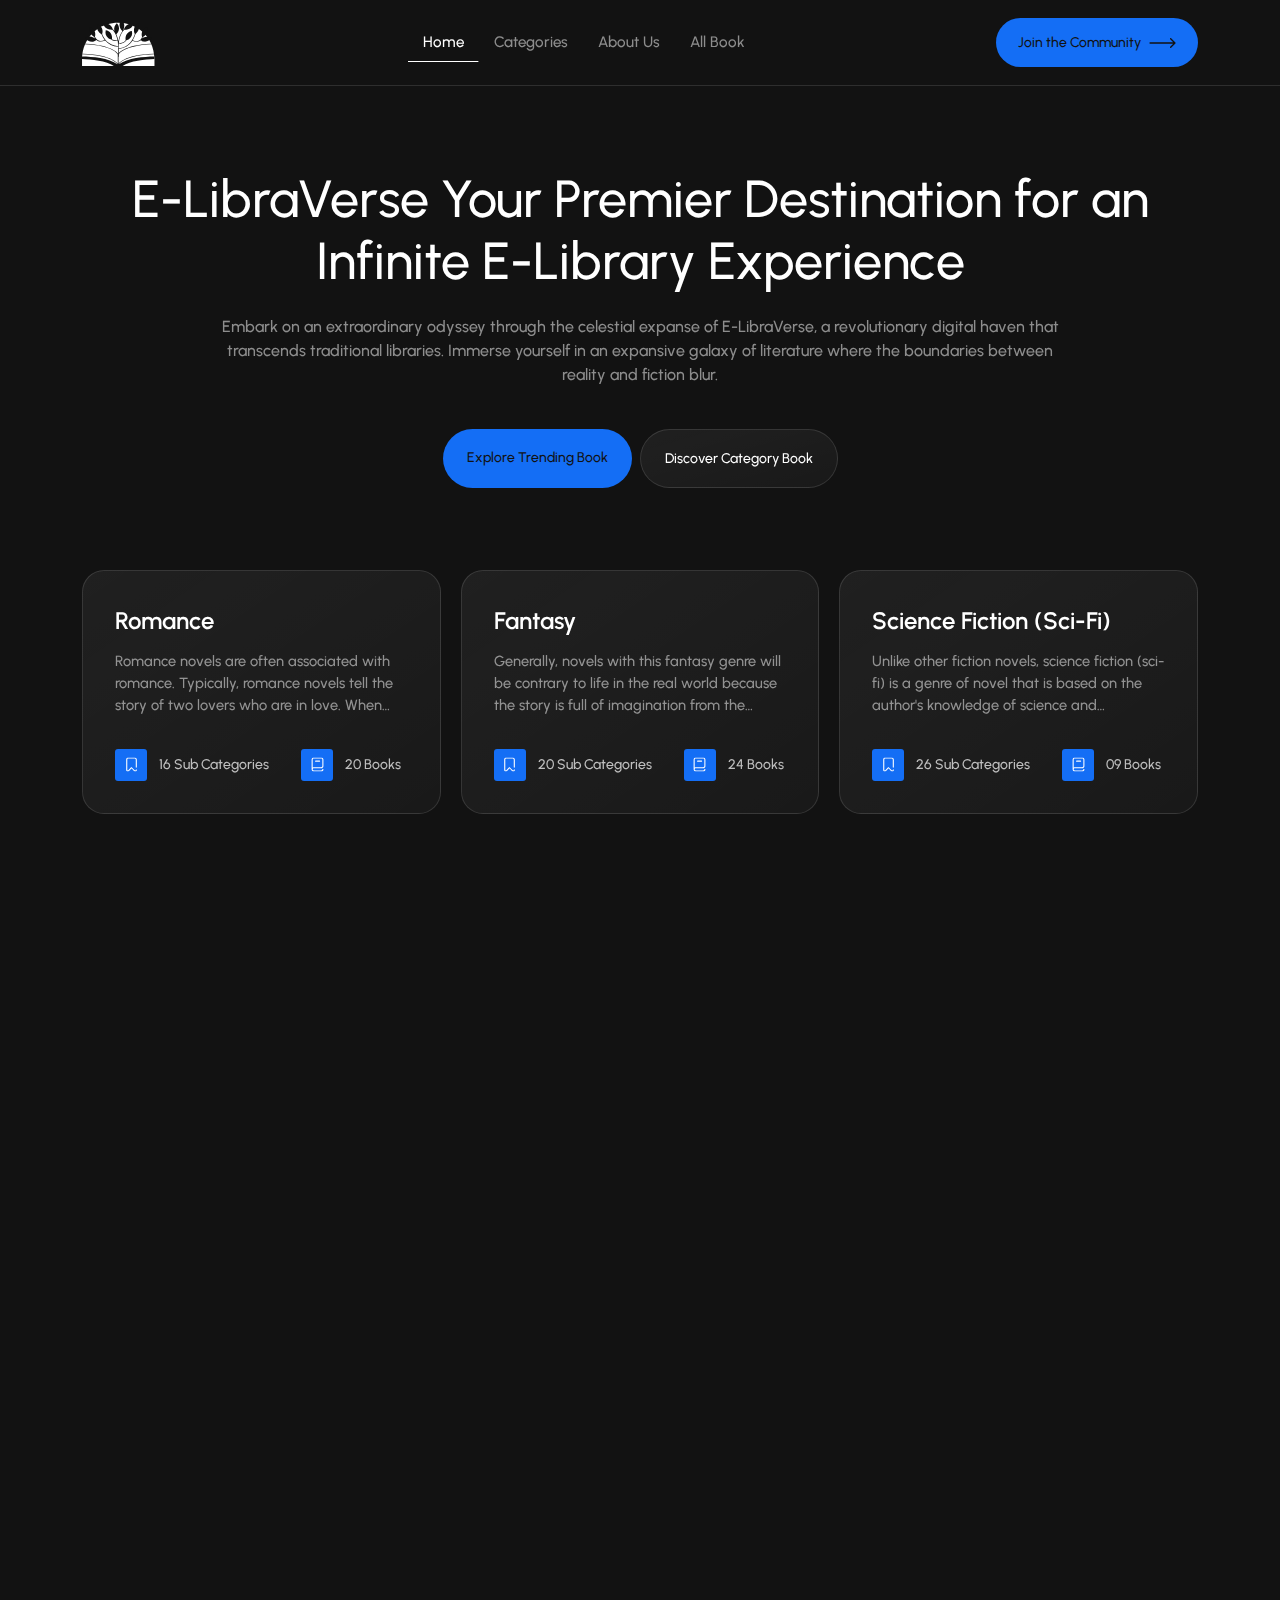
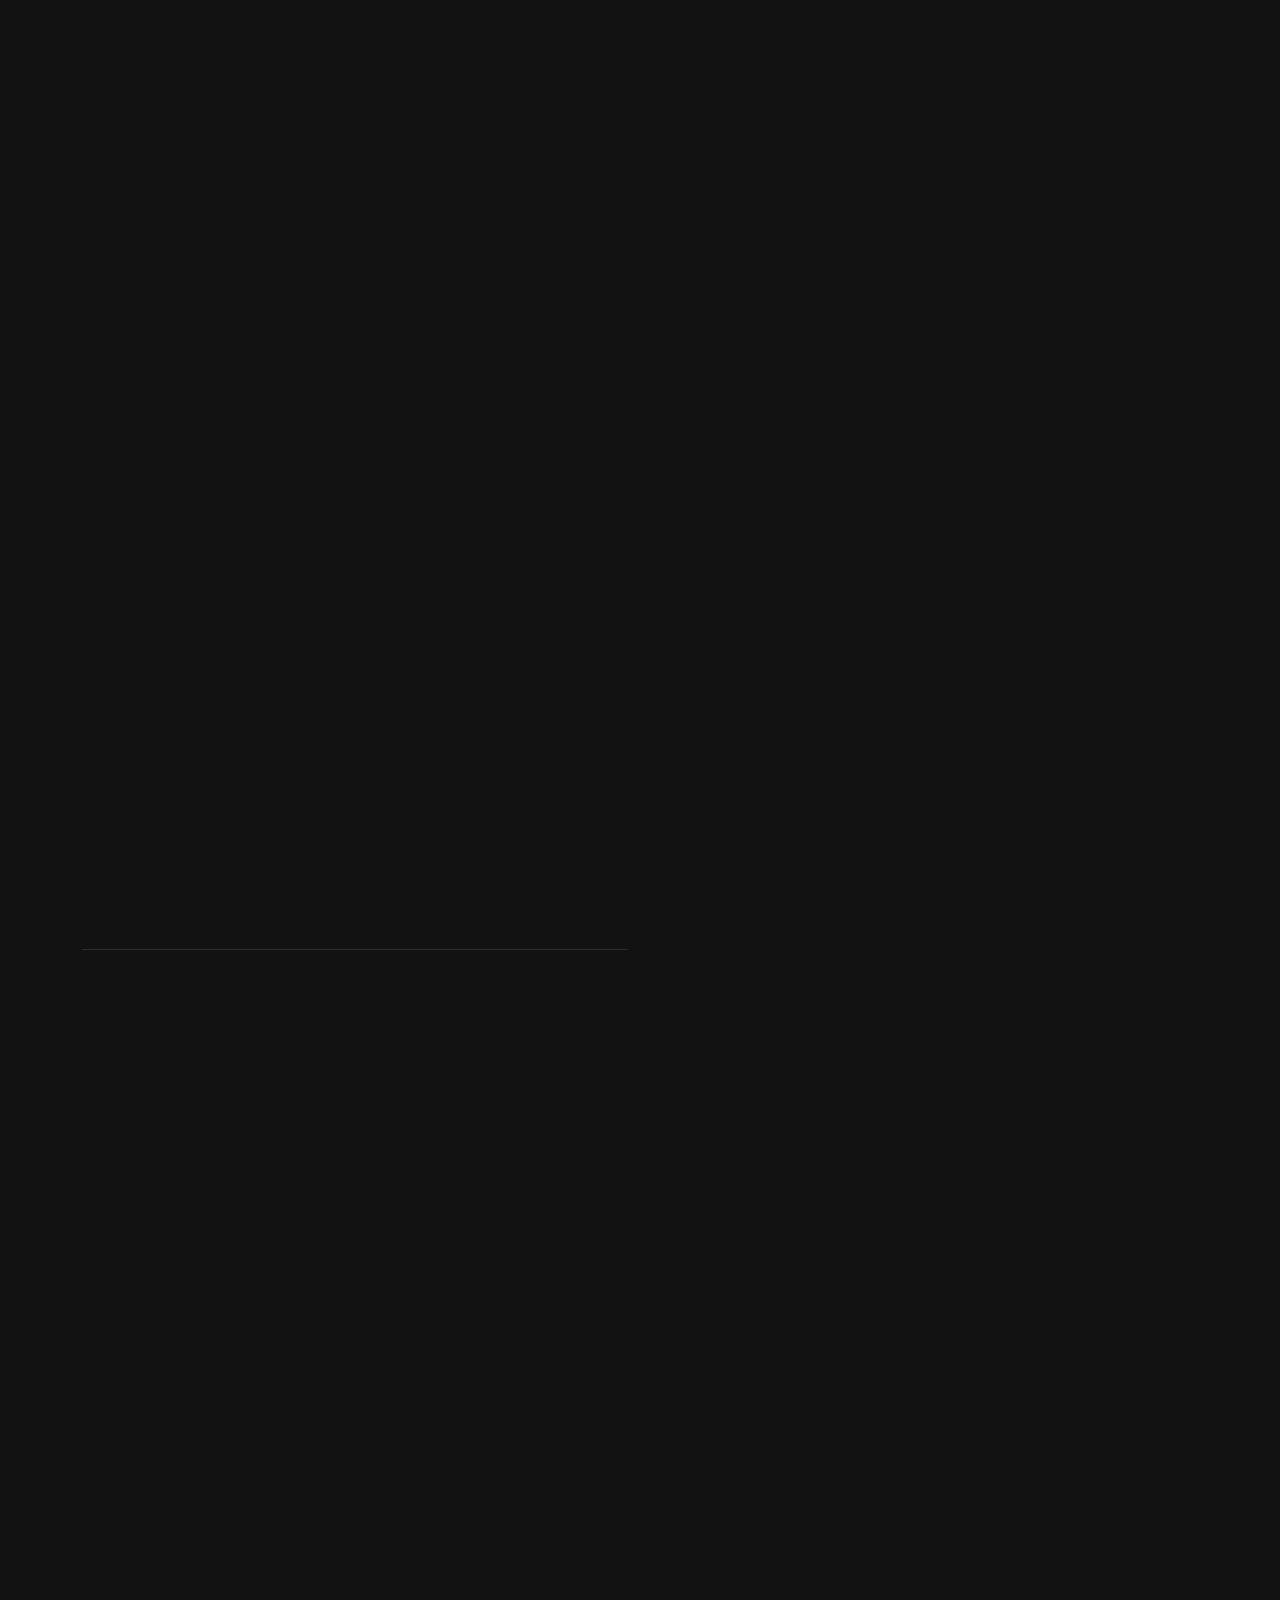
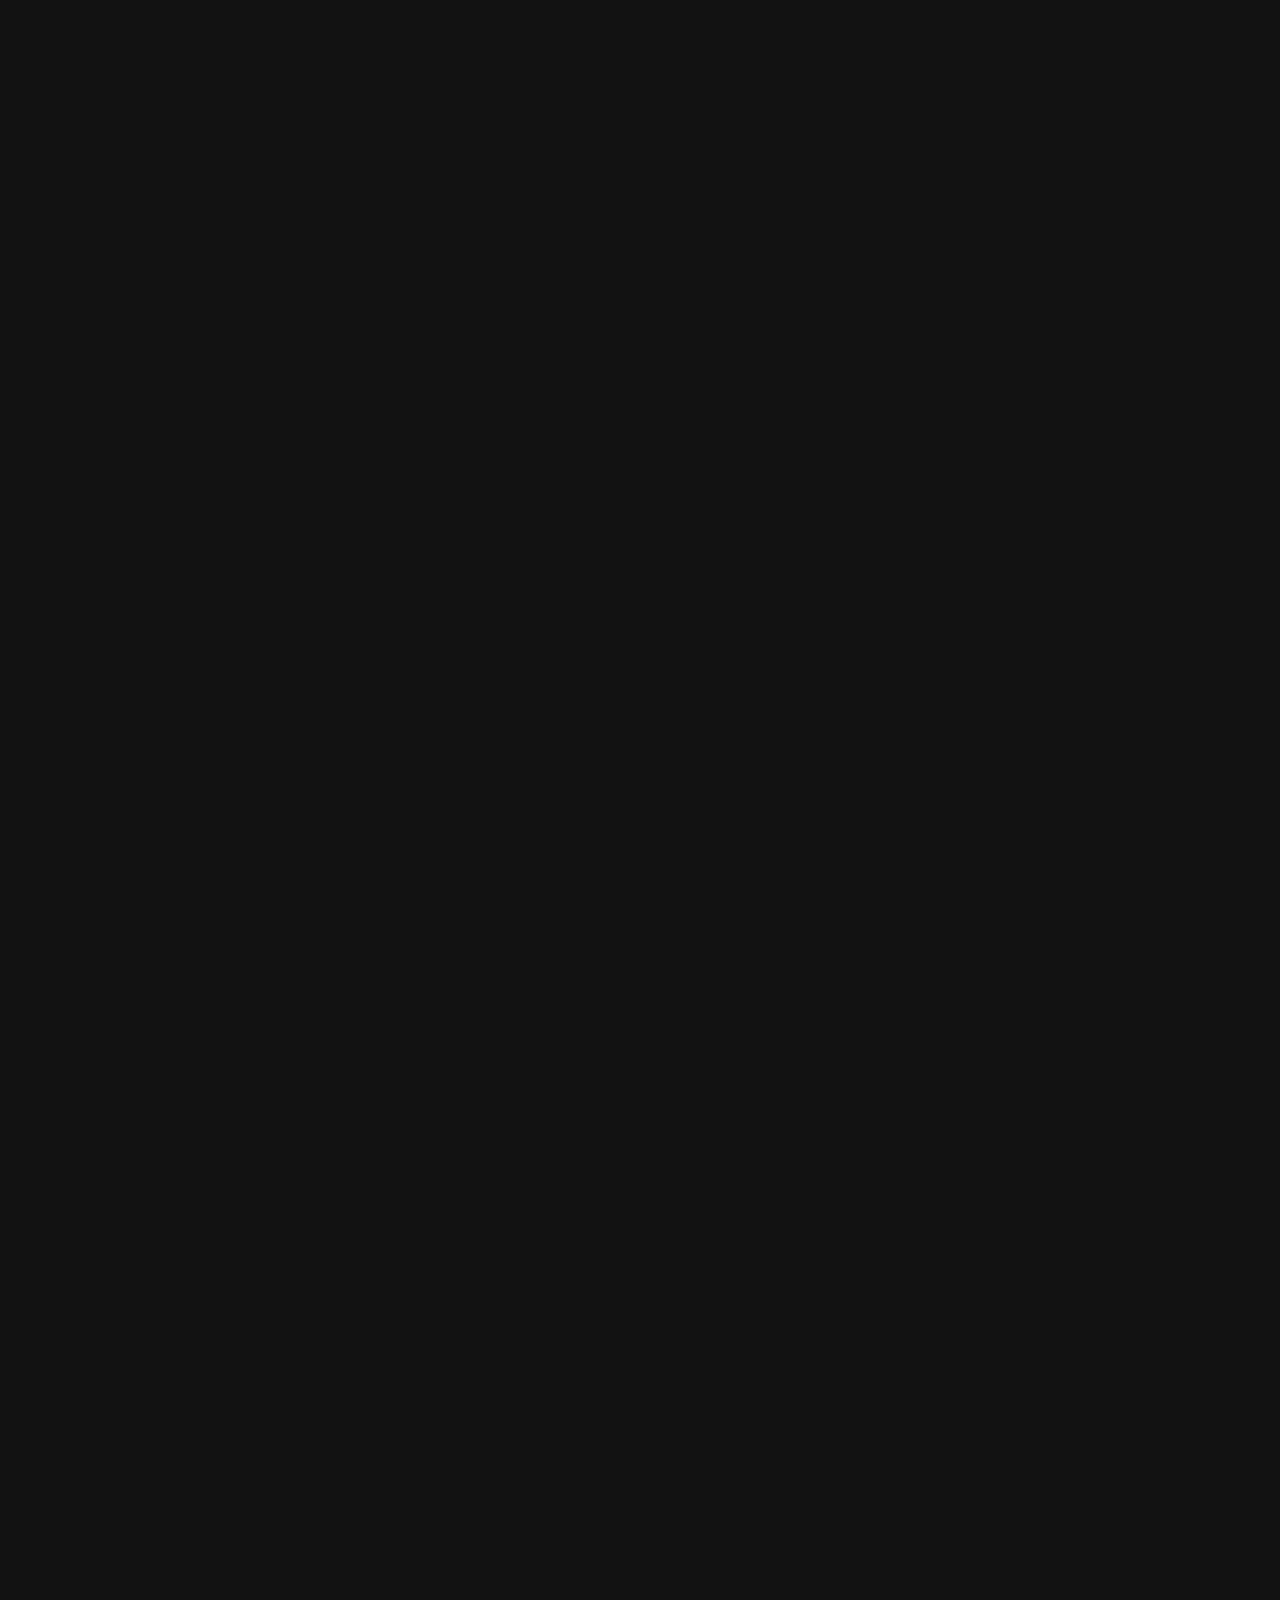
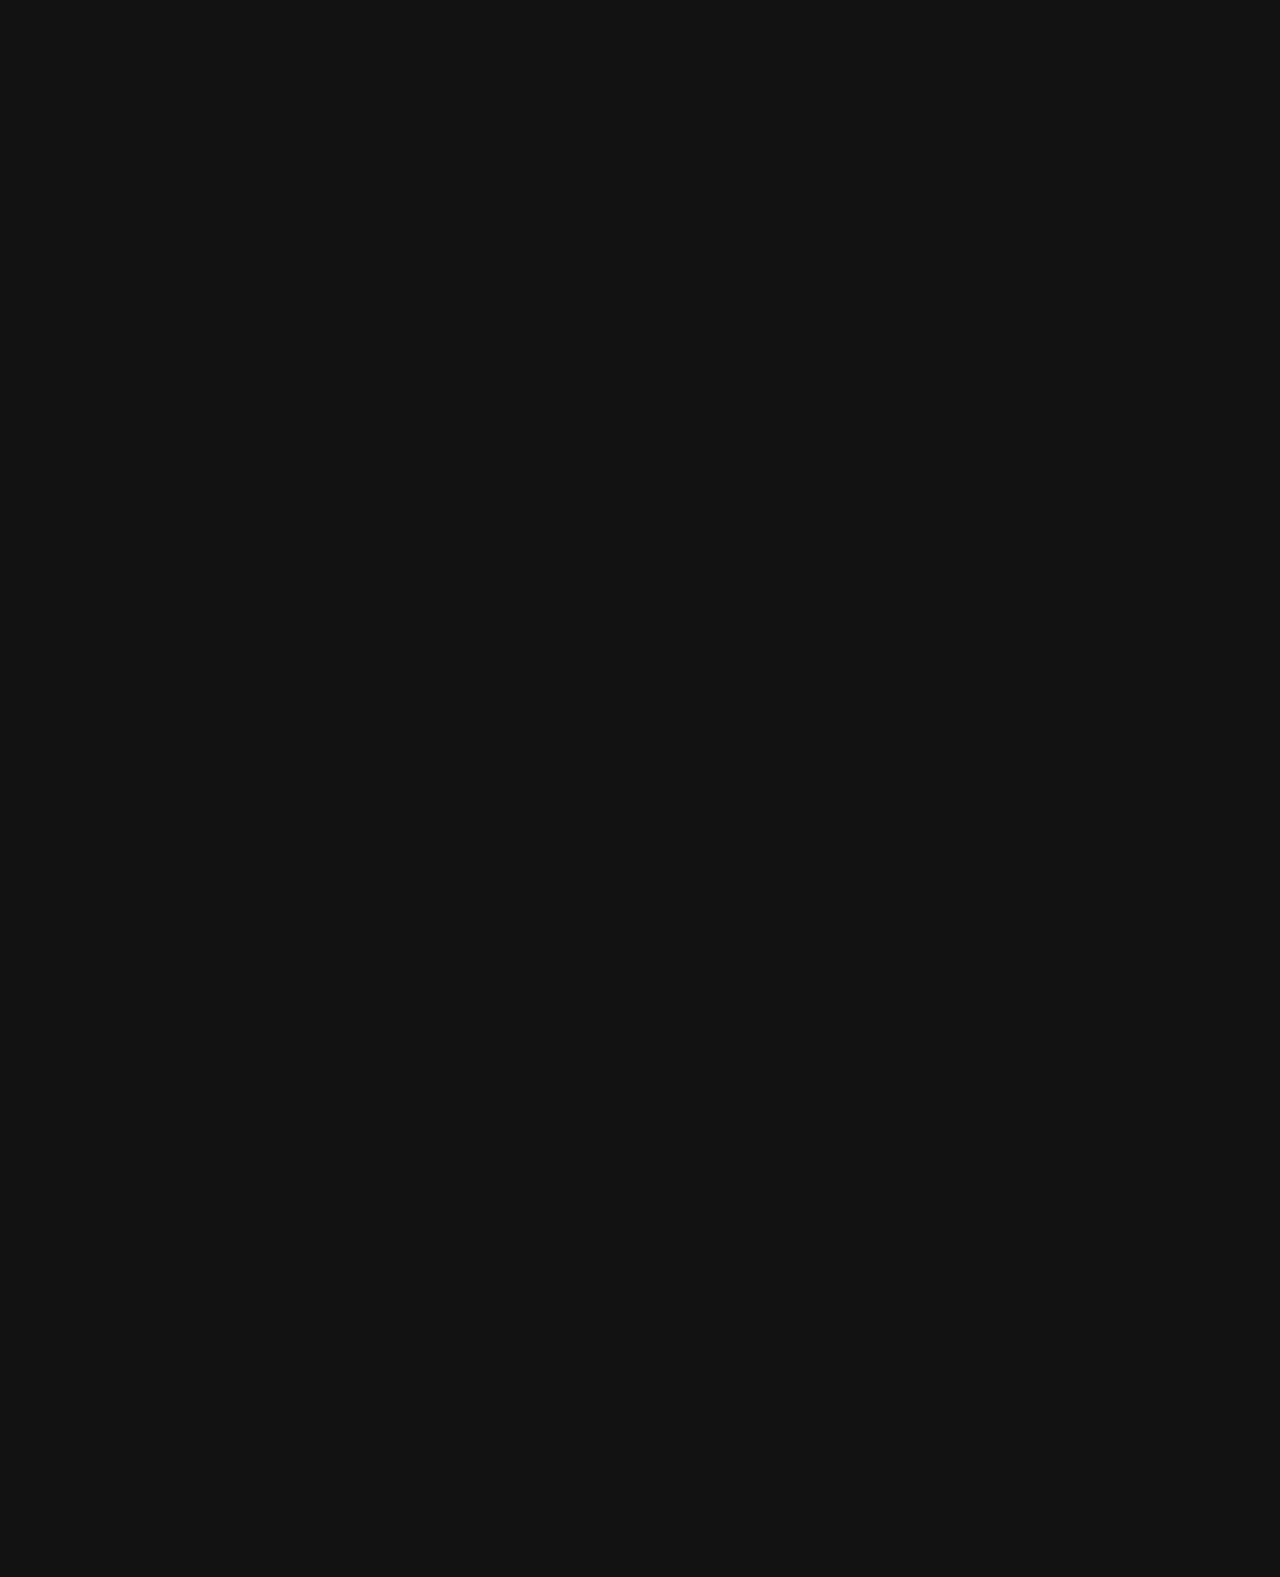
<file: index.html>
<!DOCTYPE html>
<html lang="en">
<head>
    <meta charset="UTF-8">
    <meta name="viewport" content="width=device-width, initial-scale=1.0">
    <title>Main Page | E-Libra Verse</title>

    <!-- FAVICON -->
    <link rel="apple-touch-icon" sizes="180x180" href="assets/favicon/apple-touch-icon.png">
    <link rel="icon" type="image/png" sizes="32x32" href="assets/favicon/favicon-32x32.png">
    <link rel="icon" type="image/png" sizes="16x16" href="assets/favicon/favicon-16x16.png">
    <link rel="manifest" href="assets/favicon/site.webmanifest">
    <link rel="mask-icon" href="assets/favicon/safari-pinned-tab.svg" color="#5bbad5">
    <meta name="msapplication-TileColor" content="#da532c">
    <meta name="theme-color" content="#ffffff">
    <!-- END FAVICON -->

    <!-- STYLE CSS -->
    <link rel="stylesheet" href="assets/css/bootstrap.min.css">
    <link rel="stylesheet" href="https://cdn.jsdelivr.net/npm/swiper@11/swiper-bundle.min.css" />
    <link href="https://unpkg.com/aos@2.3.1/dist/aos.css" rel="stylesheet">
    <link rel="stylesheet" href="assets/css/main.css">
    <!-- END STYLE CSS -->
</head>
<body id="home">
    <!-- COMPONENT NAVBAR -->
    <nav class="navbar navbar-desktop navbar-expand-lg bg-body-tertiary">
        <div class="container">
            <a data-aos-once="true" data-aos="fade-down" data-aos-duration="600" data-aos-delay="200" class="navbar-brand " href="#home">
                <img src="assets/images/brand/brand-logo.svg" alt="Logo Brand" class="img-fluid" height="46">
            </a>
            <div class="collapse navbar-collapse d-none d-lg-flex justify-content-center" id="navbarNavAltMarkup">
                <div class="navbar-nav d-flex">
                    <a data-aos-once="true" data-aos="fade-down" data-aos-duration="600" data-aos-delay="350" class="nav-link active" href="#home">Home</a>
                    <div class="wrapper-categories position-relative">
                        <a data-aos-once="true" data-aos="fade-down" data-aos-duration="600" data-aos-delay="500" class="nav-link position-relative" href="category.html" id="link_categories">Categories</a>
                        <div class="card-categories d-flex flex-column">
                            <div class="row row-cols-2">
                                <div class="col">
                                    <a href="category.html" class="link-category">Romance</a>
                                </div>
                                <div class="col">
                                    <a href="category.html" class="link-category">Fantasi</a>
                                </div>
                                <div class="col">
                                    <a href="category.html" class="link-category">Science Fiction (Sci-Fi)</a>
                                </div>
                                <div class="col">
                                    <a href="category.html" class="link-category">Horror</a>
                                </div>
                                <div class="col">
                                    <a href="category.html" class="link-category">Mystery</a>
                                </div>
                                <div class="col">
                                    <a href="category.html" class="link-category">Thriller</a>
                                </div>
                            </div>
                        </div>
                    </div>
                    <a data-aos-once="true" data-aos="fade-down" data-aos-duration="600" data-aos-delay="650" class="nav-link " href="#about">About Us</a>
                    <a data-aos-once="true" data-aos="fade-down" data-aos-duration="600" data-aos-delay="800" class="nav-link " href="#book">All Book</a>
                </div>
            </div>
            <div class="navbar-wrapper d-flex d-lg-none">
                <a data-aos-once="true" data-aos="fade-down" data-aos-duration="600" data-aos-delay="350" class="nav-link active" href="#home">Home</a>
                <a data-aos-once="true" data-aos="fade-down" data-aos-duration="600" data-aos-delay="500" class="nav-link" href="category.html">Categories</a>
                <a data-aos-once="true" data-aos="fade-down" data-aos-duration="600" data-aos-delay="650" class="nav-link " href="#about">About Us</a>
                <a data-aos-once="true" data-aos="fade-down" data-aos-duration="600" data-aos-delay="800" class="nav-link " href="#book">All Book</a>
            </div>
            <a data-aos-once="true" data-aos="fade-down" data-aos-duration="600" data-aos-delay="1000" href="https://wa.me/628123456789" class="button-primary-small d-none d-lg-flex align-items-center" target="_blank">
                <span>Join the Community</span>
                <div class="arrow-dark"></div>
            </a>
        </div>
    </nav>
    <!-- END COMPONENT NAVBAR -->

    <!-- COMPONENT TOPBAR -->
    <nav class="navbar navbar-mobile navbar-expand-lg bg-body-tertiary">
        <div class="container">
            <a data-aos-once="true" data-aos="fade-down" data-aos-duration="600" data-aos-delay="200" class="navbar-brand" href="#home">
                <img src="assets/images/brand/brand-logo.svg" alt="Logo Brand" class="img-fluid" height="46">
            </a>
            <div data-aos-once="true" data-aos="fade-down" data-aos-duration="600" data-aos-delay="350" class="hamburger-wrapper d-flex justify-content-center align-items-center">
                <div class="hamburger"></div>
            </div>
        </div>
    </nav>
    
    <div class="topbar d-flex justify-content-center align-items-center hide">
        <div class="topbar-link d-flex flex-column align-items-center gap-4">
            <a class="nav-link active" href="#home">Home</a>
            <a class="nav-link" href="category.html">Categories</a>
            <a class="nav-link " href="#about">About Us</a>
            <a class="nav-link " href="#book">All Book</a>
        </div>
    </div>
    <!-- END COMPONENT TOPBAR -->

    <!-- COMPONENT SCROLL TOP -->
    <div class="scroll-top d-flex justify-content-end px-3 px-md-3 hide">
        <a href="#home" class="button-scroll d-flex align-items-center justify-content-center">
            <img src="assets/images/icons/arrow-top-light.svg" alt="Icon Arrow Top Light" class="img-fluid" width="15">
        </a>
    </div>
    <!-- END COMPONENT SCROLL TOP -->

    <!-- MAIN -->
    <main class="container">
        <!-- SECTION HERO -->
        <section class="hero text-lg-center" id="hero">
            <div class="row justify-content-lg-center">
                <div class="col-xxl-10 d-flex flex-column align-items-lg-center">
                    <h1 data-aos-once="true" data-aos="fade-up" data-aos-duration="600" data-aos-delay="1600" class="headline">E-LibraVerse Your Premier Destination for an Infinite E-Library Experience</h1>
                    <p data-aos-once="true" data-aos="fade-up" data-aos-duration="600" data-aos-delay="1750" class="paragraph">Embark on an extraordinary odyssey through the celestial expanse of E-LibraVerse, a revolutionary digital haven that transcends traditional libraries. Immerse yourself in an expansive galaxy of literature where the boundaries between reality and fiction blur.</p>
                    <div class="button-group d-none d-md-flex">
                        <a data-aos-once="true" data-aos="fade-up" data-aos-duration="600" data-aos-delay="1900" href="#trending" class=" button-primary">
                            <span>Explore Trending Book</span>
                        </a>
                        <a data-aos-once="true" data-aos="fade-up" data-aos-duration="600" data-aos-delay="2150" href="#category" class=" button-reverse">
                            <span>Discover Category Book</span>
                        </a>
                    </div>
                    <div class="button-group d-flex d-md-none">
                        <a data-aos-once="true" data-aos="fade-up" data-aos-duration="600" data-aos-delay="1900" href="#trending" class=" button-primary">
                            <span>Explore Trending</span>
                        </a>
                        <a data-aos-once="true" data-aos="fade-up" data-aos-duration="600" data-aos-delay="2150" href="#category" class=" button-reverse">
                            <span>Discover Category</span>
                        </a>
                    </div>
                </div>
            </div>
        </section>
        <!-- END SECTION HERO -->

        <!-- SECTION CATEGORY -->
        <section class="category" id="category">
            <div class="row content-gap" style="padding-bottom: 56px;">
                <div class="col-12">
                    <div class="swiper-wrapper position-relative">
                        <div class="swiper mySwiper swiperCategory">
                            <div class="swiper-wrapper">
                                <div class="swiper-slide">
                                     <a data-aos-once="true" data-aos="fade-up" data-aos-duration="600" data-aos-delay="2400" href="category.html" class="card-category">
                                        <h4 class="card-headline">Romance</h4>
                                        <p class="card-description">Romance novels are often associated with romance. Typically, romance novels tell the story of two lovers who are in love. When compared to other genres, the romance genre is the type of novel that has many fans. This is because, in essence, people prefer reading that smells of romance.</p>
                                        <div class="class-wrapper d-flex align-items-center" style="gap: 32px;">
                                            <div class="following-wrapper d-flex align-items-center">
                                                <div class="following-icon d-flex align-items-center justify-content-center">
                                                    <img src="assets/images/icons/category-light.svg" alt="Following Icon" class="img-fluid" width="15">
                                                </div>
                                                <p class="following-value">16 Sub Categories</p>
                                            </div>
                                            <div class="mentor-wrapper d-flex align-items-center">
                                                <div class="mentor-icon d-flex align-items-center justify-content-center">
                                                    <img src="assets/images/icons/book-light.svg" alt="mentor Icon" class="img-fluid" width="15">
                                                </div>
                                                <p class="mentor-value">20 Books</p>
                                            </div>
                                        </div>
                                    </a>
                                </div>
                                <div class="swiper-slide">
                                    <a  data-aos-once="true" data-aos="fade-up" data-aos-duration="600" data-aos-delay="2550" href="category.html" class="card-category">
                                        <h4 class="card-headline">Fantasy</h4>
                                        <p class="card-description">Generally, novels with this fantasy genre will be contrary to life in the real world because the story is full of imagination from the author. Fantasy genre stories will carry themes, such as myths full of magic, supernatural powers, and fantasy worlds that make the lives of the characters that do not actually exist in the real world of humans.</p>
                                        <div class="class-wrapper d-flex align-items-center" style="gap: 32px;">
                                            <div class="following-wrapper d-flex align-items-center">
                                                <div class="following-icon d-flex align-items-center justify-content-center">
                                                    <img src="assets/images/icons/category-light.svg" alt="Following Icon" class="img-fluid" width="15">
                                                </div>
                                                <p class="following-value">20 Sub Categories</p>
                                            </div>
                                            <div class="mentor-wrapper d-flex align-items-center">
                                                <div class="mentor-icon d-flex align-items-center justify-content-center">
                                                    <img src="assets/images/icons/book-light.svg" alt="mentor Icon" class="img-fluid" width="15">
                                                </div>
                                                <p class="mentor-value">24 Books</p>
                                            </div>
                                        </div>
                                    </a>
                                </div>
                                <div class="swiper-slide">
                                    <a data-aos-once="true" data-aos="fade-up" data-aos-duration="600" data-aos-delay="2700" href="category.html" class="card-category">
                                        <h4 class="card-headline">Science Fiction (Sci-Fi)</h4>
                                        <p class="card-description">Unlike other fiction novels, science fiction (sci-fi) is a genre of novel that is based on the author's knowledge of science and technology because the story usually includes an understanding of science, such as biomolecules, the laws of the universe, and others that can strengthen the allure of the story.</p>
                                        <div class="class-wrapper d-flex align-items-center" style="gap: 32px;">
                                            <div class="following-wrapper d-flex align-items-center">
                                                <div class="following-icon d-flex align-items-center justify-content-center">
                                                    <img src="assets/images/icons/category-light.svg" alt="Following Icon" class="img-fluid" width="15">
                                                </div>
                                                <p class="following-value">26 Sub Categories</p>
                                            </div>
                                            <div class="mentor-wrapper d-flex align-items-center">
                                                <div class="mentor-icon d-flex align-items-center justify-content-center">
                                                    <img src="assets/images/icons/book-light.svg" alt="mentor Icon" class="img-fluid" width="15">
                                                </div>
                                                <p class="mentor-value">09 Books</p>
                                            </div>
                                        </div>
                                    </a>
                                </div>
                                <div class="swiper-slide">
                                    <a href="category.html" class="card-category">
                                        <h4 class="card-headline">Horror</h4>
                                        <p class="card-description">Novels with the horror genre will present a story that is horrifying, frightening, and makes the hairs on the backs of the readers rise. Then, it will usually bring the escape scene of the protagonist to a supernatural being. Some people may avoid this genre of novel because it will affect their personal anxiety, but for those who are interested and love adrenaline-charged stories, horror novels are the right choice.</p>
                                        <div class="class-wrapper d-flex align-items-center" style="gap: 32px;">
                                            <div class="following-wrapper d-flex align-items-center">
                                                <div class="following-icon d-flex align-items-center justify-content-center">
                                                    <img src="assets/images/icons/category-light.svg" alt="Following Icon" class="img-fluid" width="15">
                                                </div>
                                                <p class="following-value">13 Sub Categories</p>
                                            </div>
                                            <div class="mentor-wrapper d-flex align-items-center">
                                                <div class="mentor-icon d-flex align-items-center justify-content-center">
                                                    <img src="assets/images/icons/book-light.svg" alt="mentor Icon" class="img-fluid" width="15">
                                                </div>
                                                <p class="mentor-value">07 Books</p>
                                            </div>
                                        </div>
                                    </a>
                                </div>
                                <div class="swiper-slide">
                                    <a href="category.html" class="card-category">
                                        <h4 class="card-headline">Mystery</h4>
                                        <p class="card-description">The mystery genre presents a story of oddities, the puzzle of a case along with the way it is solved. Typically, novels with this mystery genre utilize scenes that are full of trickery and end with a plot twist so that they can make readers become astonished. When reading a novel of this genre, you need to be focused and careful in remembering the characters or the plot so that you don't get confused or even fooled when you reach the climax. Then, the author of this genre of novel will create a plot by presenting parts of reality in each segment, as well as an unexpected plot in the ending.</p>
                                        <div class="class-wrapper d-flex align-items-center" style="gap: 32px;">
                                            <div class="following-wrapper d-flex align-items-center">
                                                <div class="following-icon d-flex align-items-center justify-content-center">
                                                    <img src="assets/images/icons/category-light.svg" alt="Following Icon" class="img-fluid" width="15">
                                                </div>
                                                <p class="following-value">25 Sub Categories</p>
                                            </div>
                                            <div class="mentor-wrapper d-flex align-items-center">
                                                <div class="mentor-icon d-flex align-items-center justify-content-center">
                                                    <img src="assets/images/icons/book-light.svg" alt="mentor Icon" class="img-fluid" width="15">
                                                </div>
                                                <p class="mentor-value">05 Books</p>
                                            </div>
                                        </div>
                                    </a>
                                </div>
                                <div class="swiper-slide">
                                    <a href="category.html" class="card-category">
                                        <h4 class="card-headline">Thriller</h4>
                                        <p class="card-description">Novels in the thriller genre often contain elements of mystery, suspense, murder, and the like. However, the main point of the story remains the survival of the main character. Novels with the thriller genre aim to make readers feel tense during the reading process because the series of terrible events caused by human problems usually relate to psychological elements and moral values that are quite deep.</p>
                                        <div class="class-wrapper d-flex align-items-center" style="gap: 32px;">
                                            <div class="following-wrapper d-flex align-items-center">
                                                <div class="following-icon d-flex align-items-center justify-content-center">
                                                    <img src="assets/images/icons/category-light.svg" alt="Following Icon" class="img-fluid" width="15">
                                                </div>
                                                <p class="following-value">19 Sub Categories</p>
                                            </div>
                                            <div class="mentor-wrapper d-flex align-items-center">
                                                <div class="mentor-icon d-flex align-items-center justify-content-center">
                                                    <img src="assets/images/icons/book-light.svg" alt="mentor Icon" class="img-fluid" width="15">
                                                </div>
                                                <p class="mentor-value">03 Books</p>
                                            </div>
                                        </div>
                                    </a>
                                </div>
                            </div>
                        </div>
                        <div data-aos-once="true" data-aos="fade" data-aos-duration="600" class="swiper-pagination swiper-pagination-category"></div>
                    </div>
                </div>
            </div>
        </section>
        <!-- END SECTION CATEGORY -->

        <!-- SECTION BENEFIT -->
        <section class="benefit section-gap" id="benefit">
            <div class="row justify-content-between align-items-end">
                <div class="col-lg-7 mb-3 mb-lg-0">
                    <h2 data-aos-once="true" data-aos="fade-up" data-aos-duration="600" class="title">E-Library Verse Advantages Enhancing Your Digital Reading Experience</h2>
                </div>
                <div class="col-lg-4">
                    <p data-aos-once="true" data-aos="fade-up" data-aos-duration="600" data-aos-delay="150" class="paragraph-small">Welcome to the E-Library Verse Advantages section, where your digital reading experience is enriched through our standout features.</p>
                </div>
            </div>
            <div class="row row-cols-1 row-cols-md-2 row-cols-lg-4 content-gap">
                <div class="col">
                    <button data-aos-once="true" data-aos="fade-up" data-aos-duration="600" type="button" class="card-default" data-bs-toggle="modal" data-bs-target="#benefitOneModal">
                        <div class="benefit-icon d-flex justify-content-center align-items-center">
                            <img src="assets/images/benefits/benefit-1.svg" alt="Benefit Icon" class="img-fluid" width="24">
                        </div>
                        <h6 class="card-default-title">Collection for Every Interest</h6>
                        <p class="card-default-description">Explore an extensive and diverse collection of books covering a wide range of subjects. Whether you're passionate about design, technology, literature, or history, UILink Library caters to your interests, ensuring there's always something new and intriguing to discover.</p>
                    </button>
                </div>
                <div class="col mt-4 mt-md-0">
                    <button data-aos-once="true" data-aos="fade-up" data-aos-duration="600" data-aos-delay="150" type="button" class="card-default" data-bs-toggle="modal" data-bs-target="#benefitTwoModal">
                        <div class="benefit-icon d-flex justify-content-center align-items-center">
                            <img src="assets/images/benefits/benefit-2.svg" alt="Benefit Icon" class="img-fluid" width="24">
                        </div>
                        <h6 class="card-default-title">Accessible Anywhere</h6>
                        <p class="card-default-description">E-library allows users to access educational resources and information flexibly, whenever and wherever they are. This helps individuals to continue learning and access important references without being limited by location or time constraints. With e-library, knowledge is at your fingertips, enabling more efficient and productive learning.</p>
                    </button>
                </div>
                <div class="col mt-4 mt-lg-0">
                    <button data-aos-once="true" data-aos="fade-up" data-aos-duration="600" data-aos-delay="300" type="button" class="card-default" data-bs-toggle="modal" data-bs-target="#benefitThreeModal">
                        <div class="benefit-icon d-flex justify-content-center align-items-center">
                            <img src="assets/images/benefits/benefit-3.svg" alt="Benefit Icon" class="img-fluid" width="24">
                        </div>
                        <h6 class="card-default-title">Personalized Learning Paths</h6>
                        <p class="card-default-description">Tailor your learning journey with personalized recommendations and curated learning paths. UILink Library understands your preferences and suggests resources that align with your interests and goals. Experience a customized approach to learning that adapts to your unique needs.</p>
                    </button>
                </div>
                <div class="col mt-4 mt-lg-0">
                    <button data-aos-once="true" data-aos="fade-up" data-aos-duration="600" data-aos-delay="450" type="button" class="card-default" data-bs-toggle="modal" data-bs-target="#benefitFourModal">
                        <div class="benefit-icon d-flex justify-content-center align-items-center">
                            <img src="assets/images/benefits/benefit-4.svg" alt="Benefit Icon" class="img-fluid" width="24">
                        </div>
                        <h6 class="card-default-title">Community Engagement</h6>
                        <p class="card-default-description">Connect with like-minded individuals, authors, and experts through UILink Library's vibrant community features. Engage in discussions, share insights, and collaborate with fellow readers. Immerse yourself in a supportive network that enhances your learning experience and fosters a sense of belonging.</p>
                    </button>
                </div>
            </div>
        </section>
        <!-- END SECTION BENEFIT -->

        <!-- MODAL BENEFIT -->
        <div class="modal fade" id="benefitOneModal" tabindex="-1" aria-labelledby="benefitOneModalLabel" aria-hidden="true">
            <div class="modal-dialog">
                <div class="modal-content content-benefit">
                    <div class="header-wrapper d-flex align-items-center justify-content-between">
                        <h4 class="modal-headline">Diverse Collection for Every Interest</h4>
                        <button type="button" data-bs-dismiss="modal" style="all: unset; cursor: pointer;">
                            <img src="assets/images/icons/exit.svg" alt="Exit Modal Icon" class="img-fluid" width="18">
                        </button>
                    </div>
                    <p class="modal-description mb-0">Explore an extensive and diverse collection of books covering a wide range of subjects. Whether you're passionate about design, technology, literature, or history, UILink Library caters to your interests, ensuring there's always something new and intriguing to discover.</p>
                    <div class="button-group d-flex">
                        <button type="button" class="button-modal" data-bs-toggle="modal" data-bs-target="#benefitFourModal">
                            <img src="assets/images/icons/arrow-light.svg" alt="Arrow Light Icon" class="img-fluid" width="14" height="6">
                            Community
                        </button>
                        <button type="button" class="button-modal" data-bs-toggle="modal" data-bs-target="#benefitTwoModal">
                            Accessible Anytime
                            <img src="assets/images/icons/arrow-light.svg" alt="Arrow Light Icon" class="img-fluid" width="14" height="6">
                        </button>
                    </div>
                </div>
            </div>
        </div>
        
        <div class="modal fade" id="benefitTwoModal" tabindex="-1" aria-labelledby="benefitTwoModalLabel" aria-hidden="true">
            <div class="modal-dialog">
                <div class="modal-content content-benefit">
                    <div class="header-wrapper d-flex align-items-center justify-content-between">
                        <h4 class="modal-headline">Accessible Anywhere and Anytime</h4>
                        <button type="button" data-bs-dismiss="modal" style="all: unset; cursor: pointer;">
                            <img src="assets/images/icons/exit.svg" alt="Exit Modal Icon" class="img-fluid" width="18">
                        </button>
                    </div>
                    <p class="modal-description mb-0">E-library allows users to access educational resources and information flexibly, whenever and wherever they are. This helps individuals to continue learning and access important references without being limited by location or time constraints. With e-library, knowledge is at your fingertips, enabling more efficient and productive learning.</p>
                    <div class="button-group d-flex">
                        <button type="button" class="button-modal" data-bs-toggle="modal" data-bs-target="#benefitOneModal">
                            <img src="assets/images/icons/arrow-light.svg" alt="Arrow Light Icon" class="img-fluid" width="14" height="6">
                            Diverse Collection
                        </button>
                        <button type="button" class="button-modal" data-bs-toggle="modal" data-bs-target="#benefitThreeModal">
                            Learning Paths
                            <img src="assets/images/icons/arrow-light.svg" alt="Arrow Light Icon" class="img-fluid" width="14" height="6">
                        </button>
                    </div>
                </div>
            </div>
        </div>
        
        <div class="modal fade" id="benefitThreeModal" tabindex="-1" aria-labelledby="benefitThreeModalLabel" aria-hidden="true">
            <div class="modal-dialog">
                <div class="modal-content content-benefit">
                    <div class="header-wrapper d-flex align-items-center justify-content-between">
                        <h4 class="modal-headline">Personalized Learning Paths</h4>
                        <button type="button" data-bs-dismiss="modal" style="all: unset; cursor: pointer;">
                            <img src="assets/images/icons/exit.svg" alt="Exit Modal Icon" class="img-fluid" width="18">
                        </button>
                    </div>
                    <p class="modal-description mb-0">Tailor your learning journey with personalized recommendations and curated learning paths. UILink Library understands your preferences and suggests resources that align with your interests and goals. Experience a customized approach to learning that adapts to your unique needs.</p>
                    <div class="button-group d-flex">
                        <button type="button" class="button-modal" data-bs-toggle="modal" data-bs-target="#benefitTwoModal">
                            <img src="assets/images/icons/arrow-light.svg" alt="Arrow Light Icon" class="img-fluid" width="14" height="6">
                            Accessible Anytime
                        </button>
                        <button type="button" class="button-modal" data-bs-toggle="modal" data-bs-target="#benefitFourModal">
                            Community
                            <img src="assets/images/icons/arrow-light.svg" alt="Arrow Light Icon" class="img-fluid" width="14" height="6">
                        </button>
                    </div>
                </div>
            </div>
        </div>
        
        <div class="modal fade" id="benefitFourModal" tabindex="-1" aria-labelledby="benefitFourModalLabel" aria-hidden="true">
            <div class="modal-dialog">
                <div class="modal-content content-benefit">
                    <div class="header-wrapper d-flex align-items-center justify-content-between">
                        <h4 class="modal-headline">Community Engagement and Collaboration</h4>
                        <button type="button" data-bs-dismiss="modal" style="all: unset; cursor: pointer;">
                            <img src="assets/images/icons/exit.svg" alt="Exit Modal Icon" class="img-fluid" width="18">
                        </button>
                    </div>
                    <p class="modal-description mb-0">Connect with like-minded individuals, authors, and experts through UILink Library's vibrant community features. Engage in discussions, share insights, and collaborate with fellow readers. Immerse yourself in a supportive network that enhances your learning experience and fosters a sense of belonging.</p>
                    <div class="button-group d-flex">
                        <button type="button" class="button-modal" data-bs-toggle="modal" data-bs-target="#benefitThreeModal">
                            <img src="assets/images/icons/arrow-light.svg" alt="Arrow Light Icon" class="img-fluid" width="14" height="6">
                            Learning Paths
                        </button>
                        <button type="button" class="button-modal" data-bs-toggle="modal" data-bs-target="#benefitOneModal">
                            Diverse Collection
                            <img src="assets/images/icons/arrow-light.svg" alt="Arrow Light Icon" class="img-fluid" width="14" height="6">
                        </button>
                    </div>
                </div>
            </div>
        </div>
        <!-- END MODAL BENEFIT -->

        <!-- SECTION TRENDING BOOK -->
        <section class="trending section-gap" id="trending">
            <div class="row justify-content-between align-items-end">
                <div class="col-lg-7 mb-3 mb-lg-0">
                    <h2 data-aos-once="true" data-aos="fade-up" data-aos-duration="600" class="title">Trending Pages Discover the Literary Pulse of the Moment</h2>
                </div>
                <div class="col-lg-4">
                    <p data-aos-once="true" data-aos="fade-up" data-aos-duration="600" data-aos-delay="150" class="paragraph-small">Dive into the captivating world of literature with E-LibraVerse's Trending Book section.</p>
                </div>
            </div>
            <div class="row content-gap" style="padding-bottom: 56px;">
                <div class="col-12">
                    <div class="swiper-wrapper position-relative">
                        <div class="swiper mySwiper swiperTrending">
                            <div class="swiper-wrapper">
                                <div class="swiper-slide">
                                    <a data-aos-once="true" data-aos="fade-up" data-aos-duration="600" href="detail.html" class="card-default">
                                        <div class="wrapper-trending d-flex align-items-center" style="gap: 24px;">
                                            <img src="assets/images/books/book-1.jpg" alt="Book Thumbnail" class="img-fluid rounded" width="110">
                                            <div class="card-wrapper">
                                                <h6 class="card-default-author">Sir Arthur Conan Doyle</h6>
                                                <h6 class="card-default-title">English Classics: The Case-Book of Sherlock Holmes</h6>
                                                <p class="card-default-description">In the United States, two short stories from The Case-Book, "The Adventure of the Veiled Lodger" and "The Adventure of Shoscombe Old Place", are the last two Sherlock Holmes works by Doyle to remain under copyright. The stories entered the public domain on January 1, 2023, a year after the 95th anniversary of their publication. Copyright expired on January 1, 1981 in the UK, Canada and Australia. In the UK, the copyright was subsequently revived in 1995, and expired again on January 1, 2001.</p>
                                            </div>
                                        </div>
                                    </a>
                                </div>
                                <div class="swiper-slide">
                                    <a data-aos-once="true" data-aos="fade-up" data-aos-duration="600" data-aos-delay="150" href="detail.html" class="card-default">
                                        <div class="wrapper-trending d-flex align-items-center" style="gap: 24px;">
                                            <img src="assets/images/books/book-2.jpg" alt="Book Thumbnail" class="img-fluid rounded" width="110">
                                            <div class="card-wrapper">
                                                <h6 class="card-default-author">Wilkie Collins</h6>
                                                <h6 class="card-default-title">English Classics: Woman in White</h6>
                                                <p class="card-default-description">Written in 1859-60 by William "Wilkie" Collins and originally published in serial form in Charles Dickens' magazine (Wilkie and Charles were good friends), The Woman in White is considered one of the earliest examples of detective fiction, though it's really just the better part of the second half of this book</p>
                                            </div>
                                        </div>
                                    </a>
                                </div>
                                <div class="swiper-slide">
                                    <a data-aos-once="true" data-aos="fade-up" data-aos-duration="600" data-aos-delay="300" href="detail.html" class="card-default">
                                        <div class="wrapper-trending d-flex align-items-center" style="gap: 24px;">
                                            <img src="assets/images/books/book-3.jpg" alt="Book Thumbnail" class="img-fluid rounded" width="110">
                                            <div class="card-wrapper">
                                                <h6 class="card-default-author">Sir Arthur Conan Doyle</h6>
                                                <h6 class="card-default-title">English Classics: Tales of Terror and Mystery</h6>
                                                <p class="card-default-description">Tales of Midnight contains 13 classic short stories by Edgar Allan Poe. Each story takes the reader on a journey of suspense, terror, and mystery. Some of Edgar Allan Poe's most famous short stories include Black Cat, The Fall of the Usher, and Tell-Tale Heart.</p>
                                            </div>
                                        </div>
                                    </a>
                                </div>
                                <div class="swiper-slide">
                                    <a href="detail.html" class="card-default">
                                        <div class="wrapper-trending d-flex align-items-center" style="gap: 24px;">
                                            <img src="assets/images/books/book-4.jpg" alt="Book Thumbnail" class="img-fluid rounded" width="110">
                                            <div class="card-wrapper">
                                                <h6 class="card-default-author">Edgar Allan Poe</h6>
                                                <h6 class="card-default-title">English Classics: The Tell Tale Heart And Other Stories</h6>
                                                <p class="card-default-description">The story had many more details that the movie left out. For example, the movie does not show that the narrator took hours every night to creep into the old man's room. Another difference is that the movie begins in an insane asylum (a padded room) where the book never tells us what happens to the narrator</p>
                                            </div>
                                        </div>
                                    </a>
                                </div>
                                <div class="swiper-slide">
                                    <a href="detail.html" class="card-default">
                                        <div class="wrapper-trending d-flex align-items-center" style="gap: 24px;">
                                            <img src="assets/images/books/book-5.jpg" alt="Book Thumbnail" class="img-fluid rounded" width="110">
                                            <div class="card-wrapper">
                                                <h6 class="card-default-author">Ayra Sirait</h6>
                                                <h6 class="card-default-title">The Line Between Loss & Wonders</h6>
                                                <p class="card-default-description">Where there is grief, there is love; it is a turning wheel, an endless cycle running double eights. In these four stories, Ayra Sirait attunes herself to the temporalities and spatial habitance of simple [in]corporeal bodies. Death occurs in the background that no one really pays attention to, blurred to the sensation of the usual protagonist being: against a clinical white, a boy about to lose his sister paces; in an empty parking lot, an angry slam disrupts the quiet and a girl decides a lie would change her fate; an intern befriends someone with a temporary life; and two best friends are separated in death. In the pace of the everyday, there is a fine, infinite line between loss and wonders.</p>
                                            </div>
                                        </div>
                                    </a>
                                </div>
                                <div class="swiper-slide">
                                    <a href="detail.html" class="card-default">
                                        <div class="wrapper-trending d-flex align-items-center" style="gap: 24px;">
                                            <img src="assets/images/books/book-6.jpg" alt="Book Thumbnail" class="img-fluid rounded" width="110">
                                            <div class="card-wrapper">
                                                <h6 class="card-default-author">J.K. Rowling</h6>
                                                <h6 class="card-default-title">Harry Potter And The Order Of The Phoenix</h6>
                                                <p class="card-default-description">Harry Potter and the Order of the Phoenix" adalah novel kelima dari seri fenomenal yang ditulis oleh J.K. Rowling. Kisah ini melanjutkan petualangan Harry Potter, seorang penyihir muda yang berjuang melawan kegelapan dan kekuatan jahat yang mengancam dunia sihir.</p>
                                            </div>
                                        </div>
                                    </a>
                                </div>
                            </div>
                        </div>
                        <div data-aos-once="true" data-aos="fade" data-aos-duration="600" class="swiper-pagination swiper-pagination-trending"></div>
                    </div>
                </div>
            </div>
        </section>
        <!-- END SECTION TRENDING BOOK -->

        <!-- SECTION ABOUT US -->
        <section class="about section-gap" id="about">
            <div class="row justify-content-between align-items-center">
                <div class="col-lg-6">
                    <h2 data-aos-once="true" data-aos="fade-up" data-aos-duration="600" data-aos-delay="1000" class="title">Next Chapter in Digital Knowledge Discovery A Deep Dive into Our Innovative Web Architecture</h2>
                    <div data-aos-once="true" data-aos="fade-left" data-aos-duration="600" class="scroll-button">
                        <div class="button-group d-flex">
                            <button type="button" class="button-small button-history active">
                                <span>Definition & History</span>
                            </button>
                            <button type="button" class="button-small button-vission">
                                <span>Vission & Mission</span>
                            </button>
                            <button type="button" class="button-small button-goal">
                                <span>Purpose & Goals</span>
                            </button>
                        </div>
                    </div>
                    <div class="paragraph-group paragraph-about">
                        <p data-aos-once="true" data-aos="fade-up" data-aos-duration="600" class="paragraph-small paragraph-one">Embark on an immersive exploration of E-LibraVerse's Web Definition section, where the boundaries of digital knowledge discovery are redefined. Delve into the intricacies of our innovative web architecture, meticulously designed to seamlessly guide you through a diverse universe of literature and learning.</p>
                        <p data-aos-once="true" data-aos="fade-up" data-aos-duration="600" class="paragraph-small paragraph-two">Join us on a journey where every click opens new doors to the wonders of the digital library experience.</p>
                    </div>
                    <div class="fact-wrapper">
                        <div class="row row-cols-2 row-cols-md-4 justify-content-between align-items-center">
                            <div data-aos-once="true" data-aos="fade-up" data-aos-duration="600" class="col fact-item">
                                <h1 class="item-value">06+</h1>
                                <p class="item-caption">Total Category Book</p>
                            </div>
                            <div data-aos-once="true" data-aos="fade-up" data-aos-duration="600" data-aos-delay="150" class="col fact-item">
                                <h1 class="item-value">32+</h1>
                                <p class="item-caption">Total Sub Category</p>
                            </div>
                            <div data-aos-once="true" data-aos="fade-up" data-aos-duration="600" data-aos-delay="300" class="col fact-item mt-4 mt-md-0">
                                <h1 class="item-value">320+</h1>
                                <p class="item-caption">Total Book Available</p>
                            </div>
                            <div data-aos-once="true" data-aos="fade-up" data-aos-duration="600" data-aos-delay="450" class="col fact-item mt-4 mt-md-0">
                                <h1 class="item-value">648+</h1>
                                <p class="item-caption">Satisfied Customer</p>
                            </div>
                        </div>
                    </div>
                </div>
                <div class="col-lg-6 col-xl-5 d-none d-lg-inline-block" data-aos-once="true" data-aos="fade" data-aos-duration="600">
                    <div class="wrapper-image">
                        <img src="assets/images/about/banner-about.jpg" alt="About Banner Image" class="img-fluid" style="width: 100%;">
                    </div>
                </div>
            </div>
        </section>
        <!-- END SECTION ABOUT US -->

        <!-- SECTION ALL BOOK -->
        <section class="book section-gap" id="book">
            <div class="row justify-content-between align-items-end">
                <div class="col-lg-7 mb-3 mb-lg-0">
                    <h2 data-aos-once="true" data-aos="fade-up" data-aos-duration="600" class="title">The Infinite Library Explore a World of Boundless Knowledge</h2>
                </div>
                <div class="col-lg-4">
                    <p data-aos-once="true" data-aos="fade-up" data-aos-duration="600" data-aos-delay="150" class="paragraph-small">From timeless classics to contemporary masterpieces, embark on a journey through the vast corridors of literature.</p>
                </div>
            </div>
            <div class="row row-cols-1 row-cols-md-2 row-cols-xl-3 content-gap">
                <div class="col">
                    <a data-aos-once="true" data-aos="fade-up" data-aos-duration="600" href="detail.html" class="card-default">
                        <div class="wrapper-trending d-flex align-items-center" style="gap: 24px;">
                            <img src="assets/images/books/book-1.jpg" alt="Book Thumbnail" class="img-fluid rounded" width="110">
                            <div class="card-wrapper">
                                <h6 class="card-default-author">Sir Arthur Conan Doyle</h6>
                                <h6 class="card-default-title">English Classics: The Case-Book of Sherlock Holmes</h6>
                                <p class="card-default-description">In the United States, two short stories from The Case-Book, "The Adventure of the Veiled Lodger" and "The Adventure of Shoscombe Old Place", are the last two Sherlock Holmes works by Doyle to remain under copyright. The stories entered the public domain on January 1, 2023, a year after the 95th anniversary of their publication. Copyright expired on January 1, 1981 in the UK, Canada and Australia. In the UK, the copyright was subsequently revived in 1995, and expired again on January 1, 2001.</p>
                            </div>
                        </div>
                    </a>
                </div>
                <div class="col mt-4 mt-md-0">
                    <a data-aos-once="true" data-aos="fade-up" data-aos-duration="600" data-aos-delay="150" href="detail.html" class="card-default">
                        <div class="wrapper-trending d-flex align-items-center" style="gap: 24px;">
                            <img src="assets/images/books/book-2.jpg" alt="Book Thumbnail" class="img-fluid rounded" width="110">
                            <div class="card-wrapper">
                                <h6 class="card-default-author">Wilkie Collins</h6>
                                <h6 class="card-default-title">English Classics: Woman in White</h6>
                                <p class="card-default-description">Written in 1859-60 by William "Wilkie" Collins and originally published in serial form in Charles Dickens' magazine (Wilkie and Charles were good friends), The Woman in White is considered one of the earliest examples of detective fiction, though it's really just the better part of the second half of this book</p>
                            </div>
                        </div>
                    </a>
                </div>
                <div class="col mt-4 mt-xl-0">
                    <a data-aos-once="true" data-aos="fade-up" data-aos-duration="600" data-aos-delay="300" href="detail.html" class="card-default">
                        <div class="wrapper-trending d-flex align-items-center" style="gap: 24px;">
                            <img src="assets/images/books/book-3.jpg" alt="Book Thumbnail" class="img-fluid rounded" width="110">
                            <div class="card-wrapper">
                                <h6 class="card-default-author">Sir Arthur Conan Doyle</h6>
                                <h6 class="card-default-title">English Classics: Tales of Terror and Mystery</h6>
                                <p class="card-default-description">Tales of Midnight contains 13 classic short stories by Edgar Allan Poe. Each story takes the reader on a journey of suspense, terror, and mystery. Some of Edgar Allan Poe's most famous short stories include Black Cat, The Fall of the Usher, and Tell-Tale Heart.</p>
                            </div>
                        </div>
                    </a>
                </div>
                <div class="col mt-4">
                    <a data-aos-once="true" data-aos="fade-up" data-aos-duration="600" href="detail.html" class="card-default">
                        <div class="wrapper-trending d-flex align-items-center" style="gap: 24px;">
                            <img src="assets/images/books/book-4.jpg" alt="Book Thumbnail" class="img-fluid rounded" width="110">
                            <div class="card-wrapper">
                                <h6 class="card-default-author">Edgar Allan Poe</h6>
                                <h6 class="card-default-title">English Classics: The Tell Tale Heart And Other Stories</h6>
                                <p class="card-default-description">The story had many more details that the movie left out. For example, the movie does not show that the narrator took hours every night to creep into the old man's room. Another difference is that the movie begins in an insane asylum (a padded room) where the book never tells us what happens to the narrator</p>
                            </div>
                        </div>
                    </a>
                </div>
                <div class="col mt-4">
                    <a data-aos-once="true" data-aos="fade-up" data-aos-duration="600" data-aos-delay="150" href="detail.html" class="card-default">
                        <div class="wrapper-trending d-flex align-items-center" style="gap: 24px;">
                            <img src="assets/images/books/book-5.jpg" alt="Book Thumbnail" class="img-fluid rounded" width="110">
                            <div class="card-wrapper">
                                <h6 class="card-default-author">Ayra Sirait</h6>
                                <h6 class="card-default-title">The Line Between Loss & Wonders</h6>
                                <p class="card-default-description">Where there is grief, there is love; it is a turning wheel, an endless cycle running double eights. In these four stories, Ayra Sirait attunes herself to the temporalities and spatial habitance of simple [in]corporeal bodies. Death occurs in the background that no one really pays attention to, blurred to the sensation of the usual protagonist being: against a clinical white, a boy about to lose his sister paces; in an empty parking lot, an angry slam disrupts the quiet and a girl decides a lie would change her fate; an intern befriends someone with a temporary life; and two best friends are separated in death. In the pace of the everyday, there is a fine, infinite line between loss and wonders.</p>
                            </div>
                        </div>
                    </a>
                </div>
                <div class="col mt-4">
                    <a data-aos-once="true" data-aos="fade-up" data-aos-duration="600" data-aos-delay="300" href="detail.html" class="card-default">
                        <div class="wrapper-trending d-flex align-items-center" style="gap: 24px;">
                            <img src="assets/images/books/book-6.jpg" alt="Book Thumbnail" class="img-fluid rounded" width="110">
                            <div class="card-wrapper">
                                <h6 class="card-default-author">J.K. Rowling</h6>
                                <h6 class="card-default-title">Harry Potter And The Order Of The Phoenix</h6>
                                <p class="card-default-description">Harry Potter and the Order of the Phoenix" adalah novel kelima dari seri fenomenal yang ditulis oleh J.K. Rowling. Kisah ini melanjutkan petualangan Harry Potter, seorang penyihir muda yang berjuang melawan kegelapan dan kekuatan jahat yang mengancam dunia sihir.</p>
                            </div>
                        </div>
                    </a>
                </div>
                <div class="col mt-4">
                    <a data-aos-once="true" data-aos="fade-up" data-aos-duration="600" href="detail.html" class="card-default">
                        <div class="wrapper-trending d-flex align-items-center" style="gap: 24px;">
                            <img src="assets/images/books/book-7.jpg" alt="Book Thumbnail" class="img-fluid rounded" width="110">
                            <div class="card-wrapper">
                                <h6 class="card-default-author">J.K. Rowling</h6>
                                <h6 class="card-default-title">Harry Potter And The Sorcerers Stone</h6>
                                <p class="card-default-description">Harry Potter and the Sorcerer's Stone is the first novel in the epic Harry Potter series, written by J.K. Rowling. The story begins the extraordinary journey of an orphaned boy named Harry Potter, who never knew he was destined for greatness as a wizard.</p>
                            </div>
                        </div>
                    </a>
                </div>
                <div class="col mt-4">
                    <a data-aos-once="true" data-aos="fade-up" data-aos-duration="600" data-aos-delay="150" href="detail.html" class="card-default">
                        <div class="wrapper-trending d-flex align-items-center" style="gap: 24px;">
                            <img src="assets/images/books/book-8.jpg" alt="Book Thumbnail" class="img-fluid rounded" width="110">
                            <div class="card-wrapper">
                                <h6 class="card-default-author">J.K. Rowling</h6>
                                <h6 class="card-default-title">Harry Potter And The Half-Blood Prince</h6>
                                <p class="card-default-description">In the sixth installment of the beloved Harry Potter series, "Harry Potter and the Half-Blood Prince," the wizarding world is engulfed in fear and darkness as Lord Voldemort's power continues to grow. Harry returns to Hogwarts School of Witchcraft and Wizardry for his sixth year, but this time, danger lurks within the hallowed walls of the school itself.</p>
                            </div>
                        </div>
                    </a>
                </div>
            </div>
        </section>
        <!-- END SECTION ALL BOOK -->

        <!-- SECTION TESTIMONIAL -->
        <section class="testimonial section-gap" id="testimonial">
            <div class="row justify-content-between align-items-end">
                <div class="col-lg-7 mb-3 mb-lg-0">
                    <h2 data-aos-once="true" data-aos="fade-up" data-aos-duration="600" class="title">Voices of E-Libra Verse Library Customer Testimonials</h2>
                </div>
                <div class="col-lg-4">
                    <p data-aos-once="true" data-aos="fade-up" data-aos-duration="600" data-aos-delay="150" class="paragraph-small">Discover the impact of community through the voices of our members.</p>
                </div>
            </div>
            <div class="row content-gap" style="padding-bottom: 56px;">
                <div class="col-12">
                    <div class="swiper-wrapper position-relative">
                        <div class="swiper mySwiper swiperTestimonial">
                            <div class="swiper-wrapper">
                                <div class="swiper-slide">
                                    <div data-aos-once="true" data-aos="fade-up" data-aos-duration="600" class="card-default text-center d-flex flex-column align-items-center">
                                        <img src="assets/images/testimonials/testimonial-1.webp" alt="Testimonial Image" class="img-fluid" width="52">
                                        <p class="card-default-description">“Revolutionized my reading experience. The vast selection of books across genres is unparalleled.”</p>
                                        <h6 class="username">Devina Putri</h6>
                                        <p class="job">Avid Reader and Knowledge Seeker</p>
                                    </div>
                                </div>
                                <div class="swiper-slide">
                                    <div data-aos-once="true" data-aos="fade-up" data-aos-duration="600" data-aos-delay="150" class="card-default text-center d-flex flex-column align-items-center">
                                        <img src="assets/images/testimonials/testimonial-2.webp" alt="Testimonial Image" class="img-fluid" width="52">
                                        <p class="card-default-description">“As a tech enthusiast, The seamless integration of technology and literature creates an immersive experience.”</p>
                                        <h6 class="username">Putra Hartawan</h6>
                                        <p class="job">Tech Enthusiast and Lifelong Learner</p>
                                    </div>
                                </div>
                                <div class="swiper-slide">
                                    <div data-aos-once="true" data-aos="fade-up" data-aos-duration="600" data-aos-delay="300" class="card-default text-center d-flex flex-column align-items-center">
                                        <img src="assets/images/testimonials/testimonial-3.webp" alt="Testimonial Image" class="img-fluid" width="52">
                                        <p class="card-default-description">“I can seamlessly switch between business reads and fiction, enhancing my personal and professional growth.”</p>
                                        <h6 class="username">Aditya Prayatna</h6>
                                        <p class="job">Busy Professional and Book Lover</p>
                                    </div>
                                </div>
                                <div class="swiper-slide">
                                    <div data-aos-once="true" data-aos="fade-up" data-aos-duration="600" data-aos-delay="450" class="card-default text-center d-flex flex-column align-items-center">
                                        <img src="assets/images/testimonials/testimonial-4.webp" alt="Testimonial Image" class="img-fluid" width="52">
                                        <p class="card-default-description">“at E-LibraVerse. The depth of research and storytelling in the historical section is commendable.”</p>
                                        <h6 class="username">Emily Gerandra</h6>
                                        <p class="job">History Buff and Storytelling Enthusiast</p>
                                    </div>
                                </div>
                                <div class="swiper-slide">
                                    <div class="card-default text-center d-flex flex-column align-items-center">
                                        <img src="assets/images/testimonials/testimonial-5.webp" alt="Testimonial Image" class="img-fluid" width="52">
                                        <p class="card-default-description">“The Young Readers Corner is a treasure trove of children's books, and the interactive features.”</p>
                                        <h6 class="username">Desta Manakan</h6>
                                        <p class="job">Parent and Children's Book Explorer</p>
                                    </div>
                                </div>
                                <div class="swiper-slide">
                                    <div class="card-default text-center d-flex flex-column align-items-center">
                                        <img src="assets/images/testimonials/testimonial-6.webp" alt="Testimonial Image" class="img-fluid" width="52">
                                        <p class="card-default-description">"The Startup Pioneers Pavilion is filled with gems that provide practical advice and strategies."</p>
                                        <h6 class="username">Alice Alicia</h6>
                                        <p class="job">Entrepreneur and Business Aficionado</p>
                                    </div>
                                </div>
                            </div>
                        </div>
                        <div data-aos-once="true" data-aos="fade" data-aos-duration="600" class="swiper-pagination swiper-pagination-testimonial"></div>
                    </div>
                </div>
            </div>
        </section>
        <!-- END SECTION TESTIMONIAL -->

        <!-- SECTION FAQ -->
        <section class="faq section-gap" id="faq">
            <div class="row justify-content-between align-items-end">
                <div class="col-lg-7 mb-3 mb-lg-0">
                    <h2 data-aos-once="true" data-aos="fade-up" data-aos-duration="600" class="title">Frequently Asked Questions Navigating the Wonders of E-Libra Verse</h2>
                </div>
                <div class="col-lg-4">
                    <p data-aos-once="true" data-aos="fade-up" data-aos-duration="600" data-aos-delay="150" class="paragraph-small">Explore our Frequently Asked Questions (FAQ) section to find answers to common queries and unravel the magic behind our platform.</p>
                </div>
            </div>
            <div class="row row-cols-1 row-cols-lg-2 content-gap">
                <div class="col">
                    <button data-aos-once="true" data-aos="fade-up" data-aos-duration="600" type="button" class="card-default card-faq show">
                        <div class="card-wrapper d-flex align-items-center justify-content-between gap-4">
                            <h6 class="card-default-title">How do I navigate through different book categories on E-LibraVerse?</h6>
                            <div class="arrow-icon d-flex align-items-center justify-content-center">
                                <img src="assets/images/icons/arrow-down-dark.svg" alt="Arrow Down Dark" class="img-fluid" width="10">
                            </div>
                        </div>
                        <div class="paragraph-wrapper">
                            <p class="card-default-description">Navigating through categories is simple! Use the intuitive menu or explore our curated sections, such as "Trending Books" and "All Books," to discover a diverse range of genres and topics.</p>
                        </div>
                    </button>
    
                    <button data-aos-once="true" data-aos="fade-up" data-aos-duration="600" data-aos-delay="150" type="button" class="card-default card-faq mt-4">
                        <div class="card-wrapper d-flex align-items-center justify-content-between gap-4">
                            <h6 class="card-default-title">Can I access E-LibraVerse on multiple devices?</h6>
                            <div class="arrow-icon d-flex align-items-center justify-content-center">
                                <img src="assets/images/icons/arrow-down-dark.svg" alt="Arrow Down Dark" class="img-fluid" width="10">
                            </div>
                        </div>
                        <div class="paragraph-wrapper">
                            <p class="card-default-description">Absolutely! E-LibraVerse is designed to be accessible on various devices. Whether you're on your computer, tablet, or smartphone, you can seamlessly continue your literary journey.</p>
                        </div>
                    </button>
    
                    <button data-aos-once="true" data-aos="fade-up" data-aos-duration="600" type="button" class="card-default card-faq mt-4">
                        <div class="card-wrapper d-flex align-items-center justify-content-between gap-4">
                            <h6 class="card-default-title">Are there any costs associated with using E-LibraVerse?</h6>
                            <div class="arrow-icon d-flex align-items-center justify-content-center">
                                <img src="assets/images/icons/arrow-down-dark.svg" alt="Arrow Down Dark" class="img-fluid" width="10">
                            </div>
                        </div>
                        <div class="paragraph-wrapper">
                            <p class="card-default-description">E-LibraVerse offers a mix of free and premium content. While many books are available for free, some may require a nominal fee. Rest assured, we strive to provide an affordable and enriching experience for all users.</p>
                        </div>
                    </button>
    
                    <button data-aos-once="true" data-aos="fade-up" data-aos-duration="600" data-aos-delay="150" type="button" class="card-default card-faq mt-4">
                        <div class="card-wrapper d-flex align-items-center justify-content-between gap-4">
                            <h6 class="card-default-title">How does the "Trending Books" section work, and how are books selected?</h6>
                            <div class="arrow-icon d-flex align-items-center justify-content-center">
                                <img src="assets/images/icons/arrow-down-dark.svg" alt="Arrow Down Dark" class="img-fluid" width="10">
                            </div>
                        </div>
                        <div class="paragraph-wrapper">
                            <p class="card-default-description">The "Trending Books" section showcases titles gaining popularity among E-LibraVerse readers. Our algorithm considers factors such as user engagement, reviews, and literary trends to curate this dynamic collection.</p>
                        </div>
                    </button>
                </div>
                <div class="col mt-4 mt-lg-0">
                    <button data-aos-once="true" data-aos="fade-up" data-aos-duration="600" type="button" class="card-default card-faq">
                        <div class="card-wrapper d-flex align-items-center justify-content-between gap-4">
                            <h6 class="card-default-title">Can I download books for offline reading on E-LibraVerse?</h6>
                            <div class="arrow-icon d-flex align-items-center justify-content-center">
                                <img src="assets/images/icons/arrow-down-dark.svg" alt="Arrow Down Dark" class="img-fluid" width="10">
                            </div>
                        </div>
                        <div class="paragraph-wrapper">
                            <p class="card-default-description">Yes, you can! E-LibraVerse allows users to download select books for offline reading. Simply click the download button next to the book of your choice, and enjoy reading without an internet connection.</p>
                        </div>
                    </button>
    
                    <button data-aos-once="true" data-aos="fade-up" data-aos-duration="600" data-aos-delay="150" type="button" class="card-default card-faq mt-4">
                        <div class="card-wrapper d-flex align-items-center justify-content-between gap-4">
                            <h6 class="card-default-title">How frequently is the book collection updated on E-LibraVerse?</h6>
                            <div class="arrow-icon d-flex align-items-center justify-content-center">
                                <img src="assets/images/icons/arrow-down-dark.svg" alt="Arrow Down Dark" class="img-fluid" width="10">
                            </div>
                        </div>
                        <div class="paragraph-wrapper">
                            <p class="card-default-description">We continuously strive to expand and refresh our collection. New books are added regularly, ensuring that you have a steady stream of fresh literary content to explore and enjoy.</p>
                        </div>
                    </button>
    
                    <button data-aos-once="true" data-aos="fade-up" data-aos-duration="600" type="button" class="card-default card-faq mt-4">
                        <div class="card-wrapper d-flex align-items-center justify-content-between gap-4">
                            <h6 class="card-default-title">Is there a community or discussion feature on E-LibraVerse for readers to connect?</h6>
                            <div class="arrow-icon d-flex align-items-center justify-content-center">
                                <img src="assets/images/icons/arrow-down-dark.svg" alt="Arrow Down Dark" class="img-fluid" width="10">
                            </div>
                        </div>
                        <div class="paragraph-wrapper">
                            <p class="card-default-description">Absolutely! Join our vibrant reading community, where you can discuss your favorite books, share recommendations, and connect with fellow readers. Engage in conversations and enhance your reading experience.</p>
                        </div>
                    </button>
    
                    <button data-aos-once="true" data-aos="fade-up" data-aos-duration="600" data-aos-delay="150" type="button" class="card-default card-faq mt-4">
                        <div class="card-wrapper d-flex align-items-center justify-content-between gap-4">
                            <h6 class="card-default-title">Can I suggest books to be added to the E-LibraVerse collection?</h6>
                            <div class="arrow-icon d-flex align-items-center justify-content-center">
                                <img src="assets/images/icons/arrow-down-dark.svg" alt="Arrow Down Dark" class="img-fluid" width="10">
                            </div>
                        </div>
                        <div class="paragraph-wrapper">
                            <p class="card-default-description">Yes, we value your suggestions! Feel free to submit book recommendations through our platform. While we can't guarantee immediate inclusion, user input plays a crucial role in shaping our evolving collection.</p>
                        </div>
                    </button>
                </div>
            </div>
        </section>
        <!-- END SECTION FAQ -->

        <!-- SECTION CTA -->
        <section data-aos-once="true" data-aos="fade" data-aos-duration="800" class="cta section-gap position-relative" id="cta">
            <div class="style"></div>
            <div class="row justify-content-center position-relative">
                <div class="col-11 col-lg-10 text-lg-center d-flex flex-column align-items-lg-center justify-content-lg-center">
                    <h1 data-aos-once="true" data-aos="fade-up" data-aos-duration="600" data-aos-delay="150" class="headline">Embark on a Reading Adventure with E-Libra Verse Discover, Explore, and Immerse Yourself in Limitless Stories!</h1>
                    <p data-aos-once="true" data-aos="fade-up" data-aos-duration="600" class="paragraph">Calling all avid readers and curious minds! E-Libra Verse invites you to embark on an exciting reading adventure where the possibilities are boundless. Dive into a world of enchanting stories, and insightful knowledge</p>
                    <div class="button-group d-none d-md-flex">
                        <a data-aos-once="true" data-aos="fade-up" data-aos-duration="600" href="#book" class=" button-primary">
                            <span>Explore More Book</span>
                        </a>
                        <a data-aos-once="true" data-aos="fade-up" data-aos-duration="600" data-aos-delay="150" href="https://wa.me/628123456789" class="button-reverse" target="_blank">
                            <span>Join the Community</span>
                        </a>
                    </div>
                    <div class="button-group d-flex d-md-none">
                        <a data-aos-once="true" data-aos="fade-up" data-aos-duration="600" href="#book" class=" button-primary">
                            <span>Explore Book</span>
                        </a>
                        <a data-aos-once="true" data-aos="fade-up" data-aos-duration="600" data-aos-delay="150" href="https://wa.me/628123456789" class="button-reverse" target="_blank">
                            <span>Join the Community</span>
                        </a>
                    </div>
                </div>
            </div>
        </section>
        <!-- END SECTION CTA -->
    </main>
    <!-- END MAIN -->

    <!-- SECTION FOOTER -->
    <footer data-aos-once="true" data-aos="fade" data-aos-duration="800" class="footer section-gap">
        <div class="container">
            <div class="row">
                <div class="col-lg-3 mb-4 mb-lg-0">
                    <a class="footer-brand" href="#home"><img src="assets/images/brand/brand-logo.svg" alt="Logo Brand" class="img-fluid" height="46"></a>
                    <p class="paragraph-small">Embark on an extraordinary odyssey through the celestial expanse of E-LibraVerse, a revolutionary digital haven that transcends traditional libraries.</p>
                </div>
                <div class="offset-xl-1 col-6 col-md-3 col-lg-2">
                    <h6 class="footer-title">Quick Link</h6>
                    <div class="footer-link d-flex flex-column">
                        <a href="#home" class=" footer-item">Home</a>
                        <a href="category.html" class="footer-item">Categories</a>
                        <a href="#about" class=" footer-item">About Us</a>
                        <a href="#book" class=" footer-item">All Book</a>
                    </div>
                </div>
                <div class="col-6 col-md-3 col-lg-2">
                    <h6 class="footer-title">Categories</h6>
                    <div class="footer-link d-flex flex-column">
                        <a href="#category" class=" footer-item">Romance</a>
                        <a href="#category" class=" footer-item">Fantasy</a>
                        <a href="#category" class=" footer-item">Science Fiction (Sci-Fi)</a>
                        <a href="#category" class=" footer-item">Horrom</a>
                    </div>
                </div>
                <div class="col-6 col-md-3 col-xl-2 mt-4 mt-md-0">
                    <h6 class="footer-title">Benefit Library</h6>
                    <div class="footer-link d-flex flex-column">
                        <a href="#benefit" class=" footer-item">Collection for Every Interest</a>
                        <a href="#benefit" class=" footer-item">Accessible Anytime, Anywhere</a>
                        <a href="#benefit" class=" footer-item">Personalized Learning Paths</a>
                        <a href="#benefit" class=" footer-item">Community Engagement</a>
                    </div>
                </div>
                <div class="col-6 col-md-3 col-lg-2 mt-4 mt-md-0">
                    <h6 class="footer-title">Social Media</h6>
                    <div class="sosmed-link d-flex">
                        <a href="https://www.facebook.com/" class="sosmed-item d-flex justify-content-center align-items-center" target="_blank">
                            <img src="assets/images/social-medias/facebook.svg" alt="Facebook Icon" class="img-fluid" width="16">
                        </a>
                        <a href="https://www.instagram.com/" class="sosmed-item d-flex justify-content-center align-items-center" target="_blank">
                            <img src="assets/images/social-medias/instagram.svg" alt="Instagram Icon" class="img-fluid" width="16">
                        </a>
                        <a href="https://wa.me/6282147382985" class="sosmed-item d-flex justify-content-center align-items-center" target="_blank">
                            <img src="assets/images/social-medias/whatsapp.svg" alt="Whatsapp Icon" class="img-fluid" width="16">
                        </a>
                        <a href="https://twitter.com/home?lang=id" class="sosmed-item d-flex justify-content-center align-items-center" target="_blank">
                            <img src="assets/images/social-medias/twitter.svg" alt="Twitter Icon" class="img-fluid" width="16">
                        </a>
                    </div>
                </div>
            </div>
            <div class="row">
                <div class="col-12 text-center">
                    <p class="copyright">Copyright © 2024 E-Libra Verse. All Right Reserved.</p>
                </div>
            </div>
        </div>
    </footer>
    <!-- END SECTION FOOTER -->

    <!-- SCRIPT JS -->
    <script src="https://cdnjs.cloudflare.com/ajax/libs/jquery/3.7.1/jquery.min.js" integrity="sha512-v2CJ7UaYy4JwqLDIrZUI/4hqeoQieOmAZNXBeQyjo21dadnwR+8ZaIJVT8EE2iyI61OV8e6M8PP2/4hpQINQ/g==" crossorigin="anonymous" referrerpolicy="no-referrer"></script>
    <script src="assets/js/bootstrap.bundle.min.js"></script>
    <script src="https://cdn.jsdelivr.net/npm/swiper@11/swiper-bundle.min.js"></script>
    <script src="https://unpkg.com/aos@2.3.1/dist/aos.js"></script>
    <script src="assets/js/script.js"></script>
    <script>
        AOS.init();
        const buttonSmall = document.querySelectorAll('.button-small');
        const paragraphAbout = document.querySelector('.paragraph-about');
        const paragraphOne = document.querySelector('.paragraph-one');
        const paragraphTwo = document.querySelector('.paragraph-two');

        const cardFaq = document.querySelectorAll('.card-faq');
        cardFaq.forEach(card => {
            card.addEventListener('click', function() {
                if (!card.classList.contains('show')) {
                    const cardFaqShow = document.querySelector('.card-faq.show');
                    cardFaqShow.classList.remove('show');
                    card.classList.add('show');
                }
            })
        }); 

        buttonSmall.forEach(button => {
            button.addEventListener('click', function() {
                if (!button.classList.contains('active')) {
                    const buttonActive = document.querySelector('.button-small.active');
                    buttonActive.classList.remove('active');

                    button.classList.add('active');
                    paragraphAbout.classList.add('hide');

                    setTimeout(() => {
                        if (button.classList.contains('button-history')) {
                            paragraphOne.innerHTML = "Embark on an immersive exploration of E-LibraVerse's Web Definition section, where the boundaries of digital knowledge discovery are redefined. Delve into the intricacies of our innovative web architecture, meticulously designed to seamlessly guide you through a diverse universe of literature and learning.";
                            paragraphTwo.innerHTML = 'Join us on a journey where every click opens new doors to the wonders of the digital library experience.';
                        } else if (button.classList.contains('button-vission')) {
                            paragraphOne.innerHTML = 'Enter the Vision & Mission section of E-LibraVerse, where our commitment to shaping the intellectual landscape of the future comes to life. Our grand vision seeks to empower individuals globally, fostering a borderless world of knowledge. Our mission, deeply rooted in curation, innovation, and elevation, propels us forward in creating an unparalleled digital library experience.';
                            paragraphTwo.innerHTML = 'Join us in our dedication to lifelong learning and intellectual enrichment for all.';
                        } else if (button.classList.contains('button-goal')) {
                            paragraphOne.innerHTML = 'Step into the Purpose section of E-LibraVerse, where the essence of our commitment to illuminating minds and enriching lives unfolds. Uncover the profound journey we undertake, providing an inclusive platform where every user, regardless of background, can seamlessly access, engage with, and draw profound benefits from our vast and diverse knowledge repository.';
                            paragraphTwo.innerHTML = 'Join us in our purpose-driven quest towards fostering a more enlightened and interconnected global community.';
                        }
                        
                        paragraphAbout.classList.remove('hide');
                    }, '500');
                }
            })
        });

        const swiperCategory = new Swiper(".swiperCategory", {
            slidesPerView: 1,
            spaceBetween: 20,
            pagination: {
                el: ".swiper-pagination-category",
                clickable: true,
            },
            breakpoints: {
                768: {
                    slidesPerView: 2,
                    spaceBetween: 20,
                },
                1200: {
                    slidesPerView: 3,
                    spaceBetween: 20,
                },
            },
        });

        const swiperTrending = new Swiper(".swiperTrending", {
            slidesPerView: 1,
            spaceBetween: 20,
            pagination: {
                el: ".swiper-pagination-trending",
                clickable: true,
            },
            breakpoints: {
                768: {
                    slidesPerView: 2,
                    spaceBetween: 20,
                },
                1200: {
                    slidesPerView: 3,
                    spaceBetween: 20,
                },
            },
        });

        const swiperTestimonial = new Swiper(".swiperTestimonial", {
            slidesPerView: 1,
            spaceBetween: 20,
            pagination: {
                el: ".swiper-pagination-testimonial",
                clickable: true,
            },
            breakpoints: {
                768: {
                    slidesPerView: 2,
                    spaceBetween: 20,
                },
                992: {
                    slidesPerView: 3,
                    spaceBetween: 20,
                },
                1200: {
                    slidesPerView: 4,
                    spaceBetween: 20,
                },
            },
        });
    </script>
    <!-- END SCRIPT JS -->
</body>
</html>
</file>
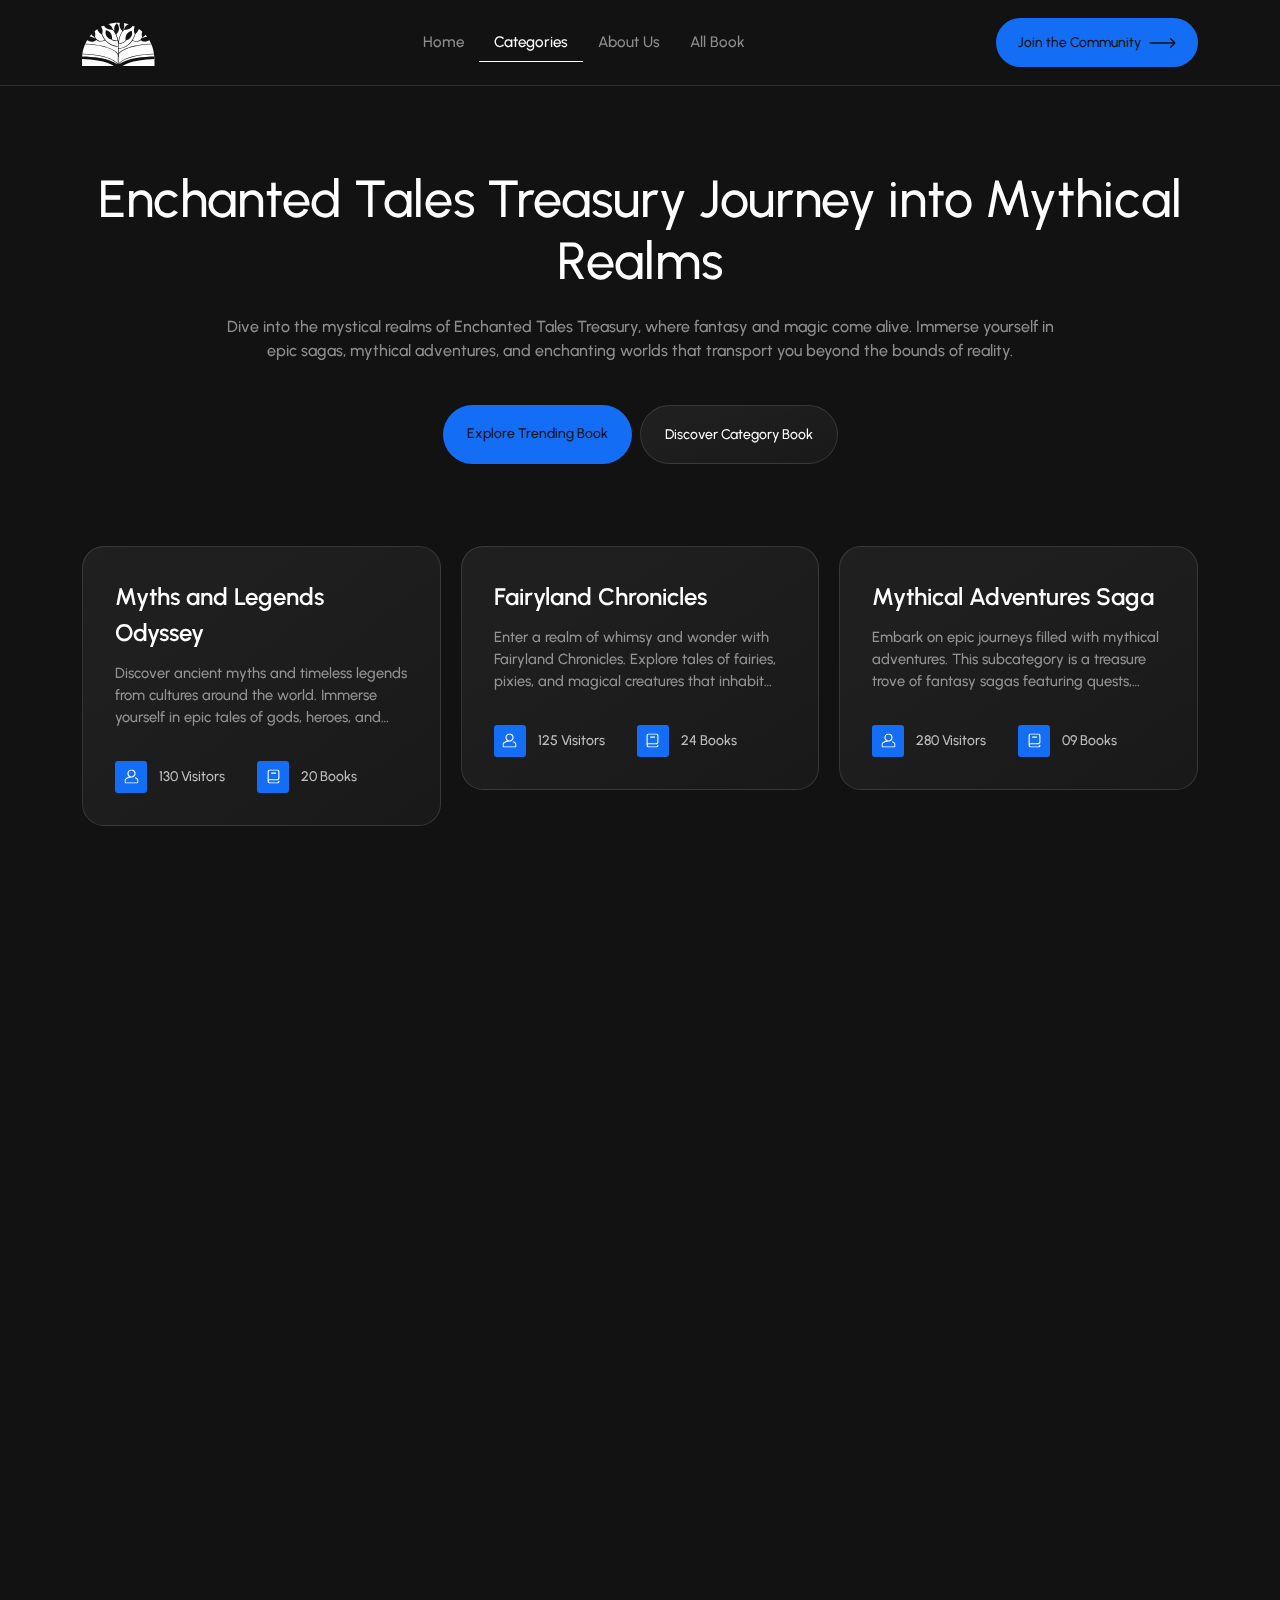
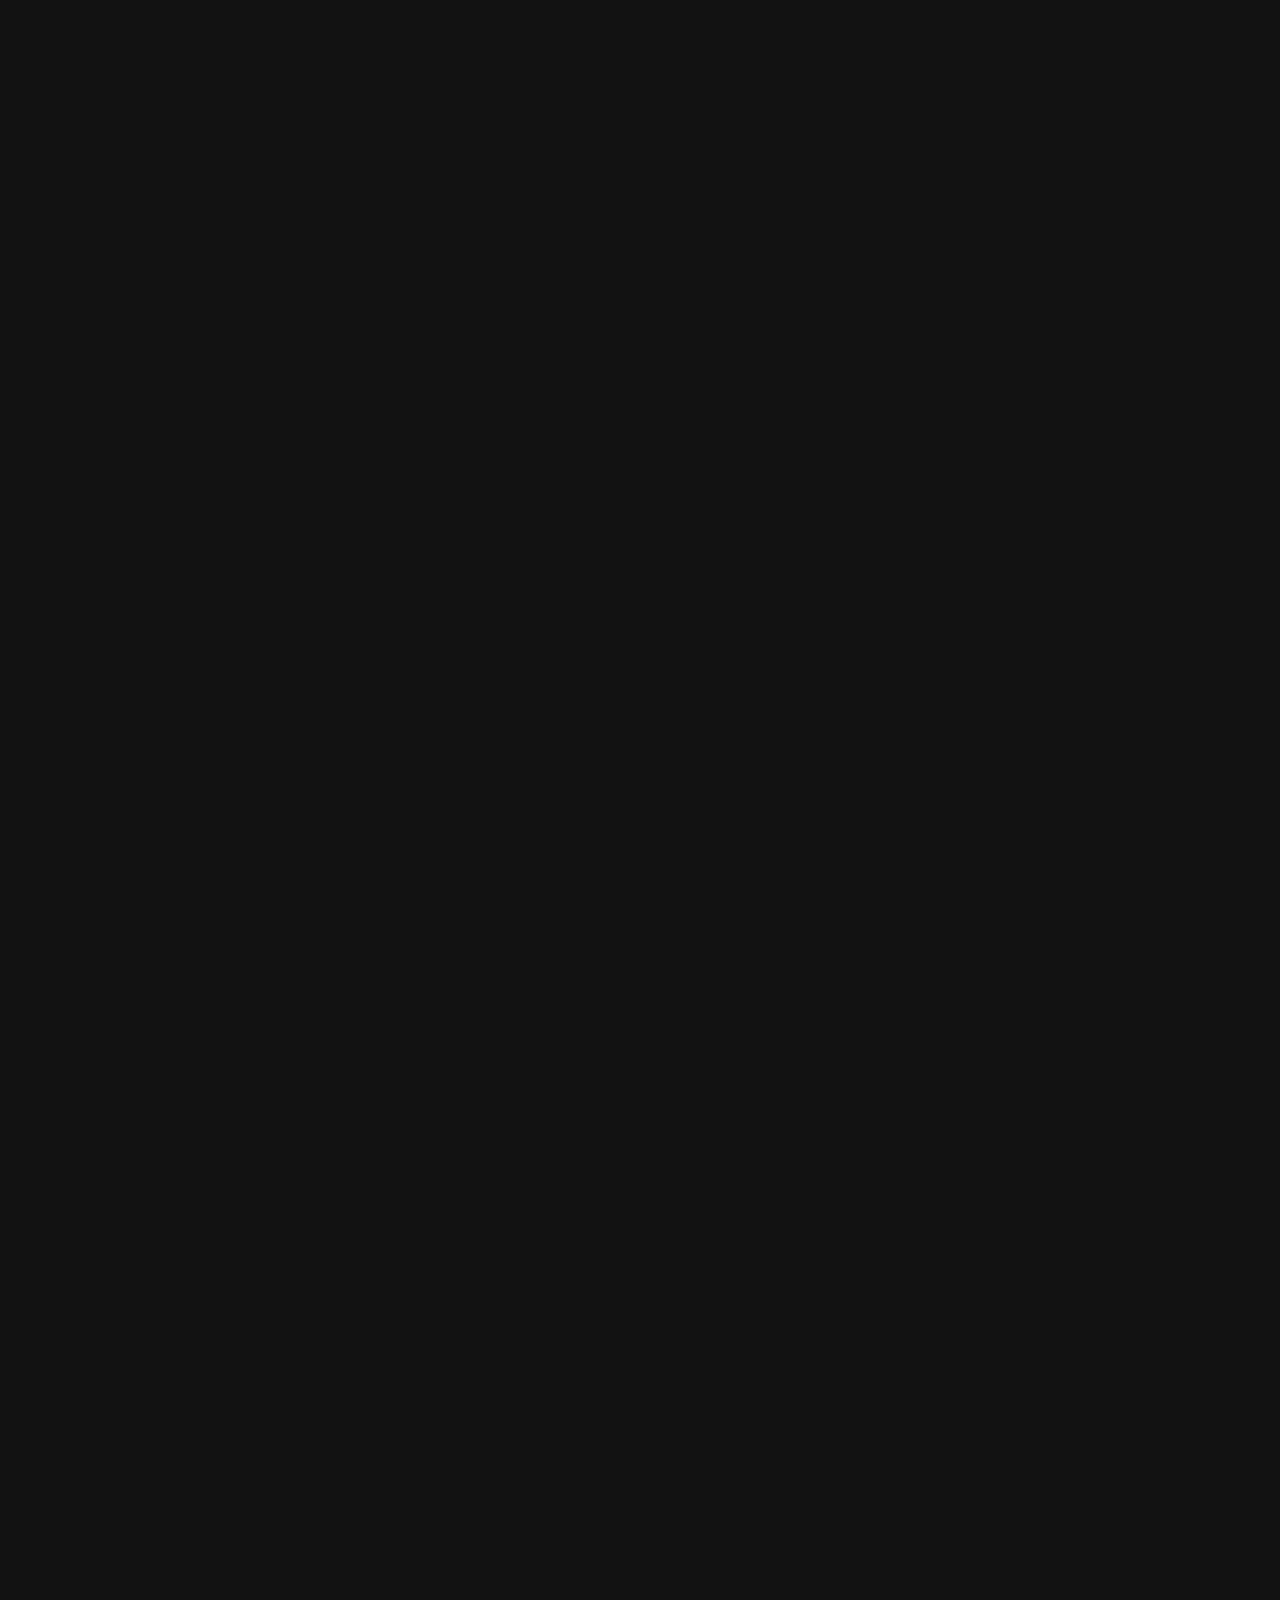
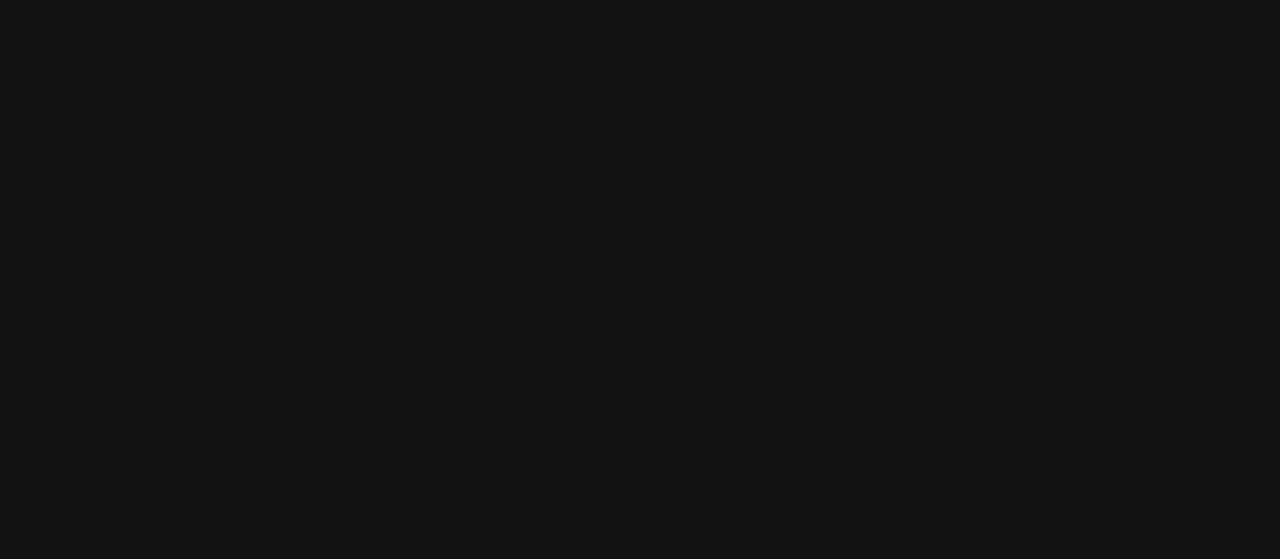
<file: category.html>
<!DOCTYPE html>
<html lang="en">
<head>
    <meta charset="UTF-8">
    <meta name="viewport" content="width=device-width, initial-scale=1.0">
    <title>Category Page | E-Libra Verse</title>

    <!-- FAVICON -->
    <link rel="apple-touch-icon" sizes="180x180" href="assets/favicon/apple-touch-icon.png">
    <link rel="icon" type="image/png" sizes="32x32" href="assets/favicon/favicon-32x32.png">
    <link rel="icon" type="image/png" sizes="16x16" href="assets/favicon/favicon-16x16.png">
    <link rel="manifest" href="assets/favicon/site.webmanifest">
    <link rel="mask-icon" href="assets/favicon/safari-pinned-tab.svg" color="#5bbad5">
    <meta name="msapplication-TileColor" content="#da532c">
    <meta name="theme-color" content="#ffffff">
    <!-- END FAVICON -->

    <!-- STYLE CSS -->
    <link rel="stylesheet" href="assets/css/bootstrap.min.css">
    <link rel="stylesheet" href="https://cdn.jsdelivr.net/npm/swiper@11/swiper-bundle.min.css" />
    <link href="https://unpkg.com/aos@2.3.1/dist/aos.css" rel="stylesheet">
    <link rel="stylesheet" href="assets/css/main.css">
    <!-- END STYLE CSS -->
</head>
<body id="home">
    <!-- COMPONENT NAVBAR -->
    <nav class="navbar navbar-desktop navbar-expand-lg bg-body-tertiary">
        <div class="container">
            <a data-aos-once="true" data-aos="fade-down" data-aos-duration="600" data-aos-delay="200" class="navbar-brand" href="index.html">
                <img src="assets/images/brand/brand-logo.svg" alt="Logo Brand" class="img-fluid" height="46">
            </a>
            <div class="collapse navbar-collapse d-none d-lg-flex justify-content-center" id="navbarNavAltMarkup">
                <div class="navbar-nav d-flex">
                    <a data-aos-once="true" data-aos="fade-down" data-aos-duration="600" data-aos-delay="350" class="nav-link" href="index.html">Home</a>
                    <div class="wrapper-categories position-relative">
                        <a data-aos-once="true" data-aos="fade-down" data-aos-duration="600" data-aos-delay="500" class="nav-link active position-relative" href="category.html" id="link_categories">Categories</a>
                        <div class="card-categories d-flex flex-column">
                            <div class="row row-cols-2">
                                <div class="col">
                                    <a href="category.html" class="link-category">Enchanted Tales Treasury</a>
                                </div>
                                <div class="col">
                                    <a href="category.html" class="link-category">TechWonders Showcase</a>
                                </div>
                                <div class="col">
                                    <a href="category.html" class="link-category">Serene Reflections Collection</a>
                                </div>
                                <div class="col">
                                    <a href="category.html" class="link-category">Epic Histories Chronicles</a>
                                </div>
                                <div class="col">
                                    <a href="category.html" class="link-category">Galactic Frontiers Expedition</a>
                                </div>
                                <div class="col">
                                    <a href="category.html" class="link-category">Startup Pioneers Pavilion</a>
                                </div>
                            </div>
                        </div>
                    </div>
                    <a data-aos-once="true" data-aos="fade-down" data-aos-duration="600" data-aos-delay="650" class="nav-link" href="index.html#about">About Us</a>
                    <a data-aos-once="true" data-aos="fade-down" data-aos-duration="600" data-aos-delay="800" class="nav-link" href="index.html#book">All Book</a>
                </div>
            </div>
            <div class="navbar-wrapper d-flex d-lg-none">
                <a data-aos-once="true" data-aos="fade-down" data-aos-duration="600" data-aos-delay="350" class="nav-link" href="index.html">Home</a>
                <a data-aos-once="true" data-aos="fade-down" data-aos-duration="600" data-aos-delay="500" class="nav-link active" href="category.html">Categories</a>
                <a data-aos-once="true" data-aos="fade-down" data-aos-duration="600" data-aos-delay="650" class="nav-link" href="index.html#about">About Us</a>
                <a data-aos-once="true" data-aos="fade-down" data-aos-duration="600" data-aos-delay="800" class="nav-link" href="index.html#book">All Book</a>
            </div>
            <a data-aos-once="true" data-aos="fade-down" data-aos-duration="600" data-aos-delay="1000" href="https://wa.me/628123456789" class="button-primary-small d-none d-lg-flex align-items-center" target="_blank">
                <span>Join the Community</span>
                <div class="arrow-dark"></div>
            </a>
        </div>
    </nav>
    <!-- END COMPONENT NAVBAR -->

    <!-- COMPONENT TOPBAR -->
    <nav class="navbar navbar-mobile navbar-expand-lg bg-body-tertiary">
        <div class="container">
            <a data-aos-once="true" data-aos="fade-down" data-aos-duration="600" data-aos-delay="200" class="navbar-brand" href="index.html">
                <img src="assets/images/brand/brand-logo.svg" alt="Logo Brand" class="img-fluid" height="46">
            </a>
            <div data-aos-once="true" data-aos="fade-down" data-aos-duration="600" data-aos-delay="350" class="hamburger-wrapper d-flex justify-content-center align-items-center">
                <div class="hamburger"></div>
            </div>
        </div>
    </nav>
    
    <div class="topbar d-flex justify-content-center align-items-center hide">
        <div class="topbar-link d-flex flex-column align-items-center gap-4">
            <a class="nav-link" href="index.html">Home</a>
            <a class="nav-link active" href="category.html">Categories</a>
            <a class="nav-link" href="index.html#about">About Us</a>
            <a class="nav-link" href="index.html#book">All Book</a>
        </div>
    </div>
    <!-- END COMPONENT TOPBAR -->

    <!-- COMPONENT SCROLL TOP -->
    <div class="scroll-top d-flex justify-content-end px-3 px-md-3 hide">
        <a href="#home" class="button-scroll d-flex align-items-center justify-content-center">
            <img src="assets/images/icons/arrow-top-light.svg" alt="Icon Arrow Top Light" class="img-fluid" width="15">
        </a>
    </div>
    <!-- END COMPONENT SCROLL TOP -->

    <!-- MAIN -->
    <main class="container">
        <!-- SECTION HERO -->
        <section class="hero text-lg-center" id="hero">
            <div class="row justify-content-lg-center">
                <div class="col-xxl-10 d-flex flex-column align-items-lg-center">
                    <h1 data-aos-once="true" data-aos="fade-up" data-aos-duration="600" data-aos-delay="1600" class="headline">Enchanted Tales Treasury Journey into Mythical Realms</h1>
                    <p data-aos-once="true" data-aos="fade-up" data-aos-duration="600" data-aos-delay="1750" class="paragraph">Dive into the mystical realms of Enchanted Tales Treasury, where fantasy and magic come alive. Immerse yourself in epic sagas, mythical adventures, and enchanting worlds that transport you beyond the bounds of reality.</p>
                    <div class="button-group d-flex">
                        <a data-aos-once="true" data-aos="fade-up" data-aos-duration="600" data-aos-delay="1900" href="#trending" class="button-primary">
                            <span>Explore Trending <span class="d-none d-md-inline-block">Book</span></span>
                        </a>
                        <a data-aos-once="true" data-aos="fade-up" data-aos-duration="600" data-aos-delay="2150" href="#category" class="button-reverse">
                            <span>Discover Category <span class="d-none d-md-inline-block">Book</span></span>
                        </a>
                    </div>
                </div>
            </div>
        </section>
        <!-- END SECTION HERO -->

        <!-- SECTION CATEGORY -->
        <section class="category" id="category">
            <div class="row content-gap" style="padding-bottom: 56px;">
                <div class="col-12">
                    <div class="swiper-wrapper position-relative">
                        <div class="swiper mySwiper swiperCategory">
                            <div class="swiper-wrapper">
                                <div class="swiper-slide">
                                    <a data-aos-once="true" data-aos="fade-up" data-aos-duration="600" data-aos-delay="2400" href="sub-category.html" class="card-category">
                                        <h4 class="card-headline">Myths and Legends Odyssey</h4>
                                        <p class="card-description">Discover ancient myths and timeless legends from cultures around the world. Immerse yourself in epic tales of gods, heroes, and mythical creatures. From Greek mythology to folklore from distant lands, embark on a captivating odyssey through the rich tapestry of global legends within the Enchanted Tales Treasury.</p>
                                        <div class="class-wrapper d-flex align-items-center" style="gap: 32px;">
                                            <div class="following-wrapper d-flex align-items-center">
                                                <div class="following-icon d-flex align-items-center justify-content-center">
                                                    <img src="assets/images/icons/user-light.svg" alt="User Icon" class="img-fluid" width="15">
                                                </div>
                                                <p class="following-value">130 Visitors</p>
                                            </div>
                                            <div class="mentor-wrapper d-flex align-items-center">
                                                <div class="mentor-icon d-flex align-items-center justify-content-center">
                                                    <img src="assets/images/icons/book-light.svg" alt="mentor Icon" class="img-fluid" width="15">
                                                </div>
                                                <p class="mentor-value">20 Books</p>
                                            </div>
                                        </div>
                                    </a>
                                </div>
                                <div class="swiper-slide">
                                    <a data-aos-once="true" data-aos="fade-up" data-aos-duration="600" data-aos-delay="2550" href="sub-category.html" class="card-category">
                                        <h4 class="card-headline">Fairyland Chronicles</h4>
                                        <p class="card-description">Enter a realm of whimsy and wonder with Fairyland Chronicles. Explore tales of fairies, pixies, and magical creatures that inhabit enchanted forests. From classic fairy tales to modern interpretations, this subcategory is a gateway to a world where imagination knows no bounds.</p>
                                        <div class="class-wrapper d-flex align-items-center" style="gap: 32px;">
                                            <div class="following-wrapper d-flex align-items-center">
                                                <div class="following-icon d-flex align-items-center justify-content-center">
                                                    <img src="assets/images/icons/user-light.svg" alt="User Icon" class="img-fluid" width="15">
                                                </div>
                                                <p class="following-value">125 Visitors</p>
                                            </div>
                                            <div class="mentor-wrapper d-flex align-items-center">
                                                <div class="mentor-icon d-flex align-items-center justify-content-center">
                                                    <img src="assets/images/icons/book-light.svg" alt="mentor Icon" class="img-fluid" width="15">
                                                </div>
                                                <p class="mentor-value">24 Books</p>
                                            </div>
                                        </div>
                                    </a>
                                </div>
                                <div class="swiper-slide">
                                    <a data-aos-once="true" data-aos="fade-up" data-aos-duration="600" data-aos-delay="2700" href="sub-category.html" class="card-category">
                                        <h4 class="card-headline">Mythical Adventures Saga</h4>
                                        <p class="card-description">Embark on epic journeys filled with mythical adventures. This subcategory is a treasure trove of fantasy sagas featuring quests, magical realms, and heroic feats. Lose yourself in the gripping narratives of heroes and heroines facing extraordinary challenges in their quest for glory and redemption.</p>
                                        <div class="class-wrapper d-flex align-items-center" style="gap: 32px;">
                                            <div class="following-wrapper d-flex align-items-center">
                                                <div class="following-icon d-flex align-items-center justify-content-center">
                                                    <img src="assets/images/icons/user-light.svg" alt="User Icon" class="img-fluid" width="15">
                                                </div>
                                                <p class="following-value">280 Visitors</p>
                                            </div>
                                            <div class="mentor-wrapper d-flex align-items-center">
                                                <div class="mentor-icon d-flex align-items-center justify-content-center">
                                                    <img src="assets/images/icons/book-light.svg" alt="mentor Icon" class="img-fluid" width="15">
                                                </div>
                                                <p class="mentor-value">09 Books</p>
                                            </div>
                                        </div>
                                    </a>
                                </div>
                                <div class="swiper-slide">
                                    <a href="sub-category.html" class="card-category">
                                        <h4 class="card-headline">Legendary Creatures Lore</h4>
                                        <p class="card-description">Dive into the lore of legendary creatures that have captured the human imagination for centuries. From dragons and unicorns to mystical beings of folklore, this subcategory unveils the captivating stories that surround these mythical entities. Explore the mythical realms and uncover the secrets of these legendary creatures.</p>
                                        <div class="class-wrapper d-flex align-items-center" style="gap: 32px;">
                                            <div class="following-wrapper d-flex align-items-center">
                                                <div class="following-icon d-flex align-items-center justify-content-center">
                                                    <img src="assets/images/icons/user-light.svg" alt="User Icon" class="img-fluid" width="15">
                                                </div>
                                                <p class="following-value">567 Visitors</p>
                                            </div>
                                            <div class="mentor-wrapper d-flex align-items-center">
                                                <div class="mentor-icon d-flex align-items-center justify-content-center">
                                                    <img src="assets/images/icons/book-light.svg" alt="mentor Icon" class="img-fluid" width="15">
                                                </div>
                                                <p class="mentor-value">07 Books</p>
                                            </div>
                                        </div>
                                    </a>
                                </div>
                                <div class="swiper-slide">
                                    <a href="sub-category.html" class="card-category">
                                        <h4 class="card-headline">Magical Realism Chronicles</h4>
                                        <p class="card-description">Experience the fusion of magic and reality in the Magical Realism Chronicles. This subcategory features tales where enchantment seamlessly intertwines with everyday life. Explore narratives that blur the lines between the mystical and the mundane, offering a unique and enchanting perspective on reality.</p>
                                        <div class="class-wrapper d-flex align-items-center" style="gap: 32px;">
                                            <div class="following-wrapper d-flex align-items-center">
                                                <div class="following-icon d-flex align-items-center justify-content-center">
                                                    <img src="assets/images/icons/user-light.svg" alt="User Icon" class="img-fluid" width="15">
                                                </div>
                                                <p class="following-value">865 Visitors</p>
                                            </div>
                                            <div class="mentor-wrapper d-flex align-items-center">
                                                <div class="mentor-icon d-flex align-items-center justify-content-center">
                                                    <img src="assets/images/icons/book-light.svg" alt="mentor Icon" class="img-fluid" width="15">
                                                </div>
                                                <p class="mentor-value">05 Books</p>
                                            </div>
                                        </div>
                                    </a>
                                </div>
                                <div class="swiper-slide">
                                    <a href="sub-category.html" class="card-category">
                                        <h4 class="card-headline">Folklore Fiesta</h4>
                                        <p class="card-description">Celebrate the rich diversity of world cultures with the Folklore Fiesta subcategory. Immerse yourself in the traditional stories and folktales passed down through generations. From cultural myths to local legends, this collection showcases the enchanting tapestry of human storytelling across different corners of the globe.</p>
                                        <div class="class-wrapper d-flex align-items-center" style="gap: 32px;">
                                            <div class="following-wrapper d-flex align-items-center">
                                                <div class="following-icon d-flex align-items-center justify-content-center">
                                                    <img src="assets/images/icons/user-light.svg" alt="User Icon" class="img-fluid" width="15">
                                                </div>
                                                <p class="following-value">234 Visitors</p>
                                            </div>
                                            <div class="mentor-wrapper d-flex align-items-center">
                                                <div class="mentor-icon d-flex align-items-center justify-content-center">
                                                    <img src="assets/images/icons/book-light.svg" alt="mentor Icon" class="img-fluid" width="15">
                                                </div>
                                                <p class="mentor-value">03 Books</p>
                                            </div>
                                        </div>
                                    </a>
                                </div>
                            </div>
                        </div>
                        <div data-aos-once="true" data-aos="fade" data-aos-duration="600" class="swiper-pagination swiper-pagination-category"></div>
                    </div>
                </div>
            </div>
        </section>
        <!-- END SECTION CATEGORY -->

        <!-- SECTION TRENDING BOOK -->
        <section class="trending section-gap" id="trending">
            <div class="row justify-content-between align-items-end">
                <div class="col-lg-7 mb-3 mb-lg-0">
                    <h2 data-aos-once="true" data-aos="fade-up" data-aos-duration="600" class="title">Discover Trending Now in Enchanted Tales Treasury</h2>
                </div>
                <div class="col-lg-4">
                    <p data-aos-once="true" data-aos="fade-up" data-aos-duration="600" data-aos-delay="150" class="paragraph-small">Step into the mystical world of E-LibraVerse's Enchanted Tales Treasury</p>
                </div>
            </div>
            <div class="row content-gap" style="padding-bottom: 56px;">
                <div class="col-12">
                    <div class="swiper-wrapper position-relative">
                        <div class="swiper mySwiper swiperTrending">
                            <div class="swiper-wrapper">
                                <div class="swiper-slide">
                                    <a data-aos-once="true" data-aos="fade-up" data-aos-duration="600" href="detail.html" class="card-default">
                                        <div class="wrapper-trending d-flex align-items-center" style="gap: 24px;">
                                            <img src="assets/images/books/book-1.jpg" alt="Book Thumbnail" class="img-fluid rounded" width="110">
                                            <div class="card-wrapper">
                                                <h6 class="card-default-author">Sir Arthur Conan Doyle</h6>
                                                <h6 class="card-default-title">English Classics: The Case-Book of Sherlock Holmes</h6>
                                                <p class="card-default-description">In the United States, two short stories from The Case-Book, "The Adventure of the Veiled Lodger" and "The Adventure of Shoscombe Old Place", are the last two Sherlock Holmes works by Doyle to remain under copyright. The stories entered the public domain on January 1, 2023, a year after the 95th anniversary of their publication. Copyright expired on January 1, 1981 in the UK, Canada and Australia. In the UK, the copyright was subsequently revived in 1995, and expired again on January 1, 2001.</p>
                                                <p class="card-default-price">Rp. 60.000</p>
                                            </div>
                                        </div>
                                    </a>
                                </div>
                                <div class="swiper-slide">
                                    <a data-aos-once="true" data-aos="fade-up" data-aos-duration="600" data-aos-delay="150" href="detail.html" class="card-default">
                                        <div class="wrapper-trending d-flex align-items-center" style="gap: 24px;">
                                            <img src="assets/images/books/book-2.jpg" alt="Book Thumbnail" class="img-fluid rounded" width="110">
                                            <div class="card-wrapper">
                                                <h6 class="card-default-author">Wilkie Collins</h6>
                                                <h6 class="card-default-title">English Classics: Woman in White</h6>
                                                <p class="card-default-description">Written in 1859-60 by William "Wilkie" Collins and originally published in serial form in Charles Dickens' magazine (Wilkie and Charles were good friends), The Woman in White is considered one of the earliest examples of detective fiction, though it's really just the better part of the second half of this book</p>
                                                <p class="card-default-price">Rp. 95.000</p>
                                            </div>
                                        </div>
                                    </a>
                                </div>
                                <div class="swiper-slide">
                                    <a data-aos-once="true" data-aos="fade-up" data-aos-duration="600" data-aos-delay="300" href="detail.html" class="card-default">
                                        <div class="wrapper-trending d-flex align-items-center" style="gap: 24px;">
                                            <img src="assets/images/books/book-3.jpg" alt="Book Thumbnail" class="img-fluid rounded" width="110">
                                            <div class="card-wrapper">
                                                <h6 class="card-default-author">Sir Arthur Conan Doyle</h6>
                                                <h6 class="card-default-title">English Classics: Tales of Terror and Mystery</h6>
                                                <p class="card-default-description">Tales of Midnight contains 13 classic short stories by Edgar Allan Poe. Each story takes the reader on a journey of suspense, terror, and mystery. Some of Edgar Allan Poe's most famous short stories include Black Cat, The Fall of the Usher, and Tell-Tale Heart.</p>
                                                <p class="card-default-price">Rp. 47.000</p>
                                            </div>
                                        </div>
                                    </a>
                                </div>
                                <div class="swiper-slide">
                                    <a href="detail.html" class="card-default">
                                        <div class="wrapper-trending d-flex align-items-center" style="gap: 24px;">
                                            <img src="assets/images/books/book-4.jpg" alt="Book Thumbnail" class="img-fluid rounded" width="110">
                                            <div class="card-wrapper">
                                                <h6 class="card-default-author">Edgar Allan Poe</h6>
                                                <h6 class="card-default-title">English Classics: The Tell Tale Heart And Other Stories</h6>
                                                <p class="card-default-description">The story had many more details that the movie left out. For example, the movie does not show that the narrator took hours every night to creep into the old man's room. Another difference is that the movie begins in an insane asylum (a padded room) where the book never tells us what happens to the narrator</p>
                                                <p class="card-default-price">Rp. 47.000</p>
                                            </div>
                                        </div>
                                    </a>
                                </div>
                                <div class="swiper-slide">
                                    <a href="detail.html" class="card-default">
                                        <div class="wrapper-trending d-flex align-items-center" style="gap: 24px;">
                                            <img src="assets/images/books/book-5.jpg" alt="Book Thumbnail" class="img-fluid rounded" width="110">
                                            <div class="card-wrapper">
                                                <h6 class="card-default-author">Ayra Sirait</h6>
                                                <h6 class="card-default-title">The Line Between Loss & Wonders</h6>
                                                <p class="card-default-description">Where there is grief, there is love; it is a turning wheel, an endless cycle running double eights. In these four stories, Ayra Sirait attunes herself to the temporalities and spatial habitance of simple [in]corporeal bodies. Death occurs in the background that no one really pays attention to, blurred to the sensation of the usual protagonist being: against a clinical white, a boy about to lose his sister paces; in an empty parking lot, an angry slam disrupts the quiet and a girl decides a lie would change her fate; an intern befriends someone with a temporary life; and two best friends are separated in death. In the pace of the everyday, there is a fine, infinite line between loss and wonders.</p>
                                                <p class="card-default-price">Rp. 62.000</p>
                                            </div>
                                        </div>
                                    </a>
                                </div>
                                <div class="swiper-slide">
                                    <a href="detail.html" class="card-default">
                                        <div class="wrapper-trending d-flex align-items-center" style="gap: 24px;">
                                            <img src="assets/images/books/book-6.jpg" alt="Book Thumbnail" class="img-fluid rounded" width="110">
                                            <div class="card-wrapper">
                                                <h6 class="card-default-author">J.K. Rowling</h6>
                                                <h6 class="card-default-title">Harry Potter And The Order Of The Phoenix</h6>
                                                <p class="card-default-description">Harry Potter and the Order of the Phoenix" adalah novel kelima dari seri fenomenal yang ditulis oleh J.K. Rowling. Kisah ini melanjutkan petualangan Harry Potter, seorang penyihir muda yang berjuang melawan kegelapan dan kekuatan jahat yang mengancam dunia sihir.</p>
                                                <p class="card-default-price">Rp. 260.000</p>
                                            </div>
                                        </div>
                                    </a>
                                </div>
                            </div>
                        </div>
                        <div data-aos-once="true" data-aos="fade" data-aos-duration="600" class="swiper-pagination swiper-pagination-trending"></div>
                    </div>
                </div>
            </div>
        </section>
        <!-- END SECTION TRENDING BOOK -->

        <!-- SECTION ALL BOOK -->
        <section class="book section-gap" id="book">
            <div class="row justify-content-between align-items-end">
                <div class="col-lg-7 mb-3 mb-lg-0">
                    <h2 data-aos-once="true" data-aos="fade-up" data-aos-duration="600" class="title">Discover All Collection Books in Enchanted Tales Treasury</h2>
                </div>
                <div class="col-lg-4">
                    <p data-aos-once="true" data-aos="fade-up" data-aos-duration="600" data-aos-delay="150" class="paragraph-small">Embark on a comprehensive journey through E-LibraVerse's Enchanted Tales Treasury</p>
                </div>
            </div>
            <div class="row row-cols-1 row-cols-md-2 row-cols-xl-3 content-gap">
                <div class="col">
                    <a data-aos-once="true" data-aos="fade-up" data-aos-duration="600" href="detail.html" class="card-default">
                        <div class="wrapper-trending d-flex align-items-center" style="gap: 24px;">
                            <img src="assets/images/books/book-1.jpg" alt="Book Thumbnail" class="img-fluid rounded" width="110">
                            <div class="card-wrapper">
                                <h6 class="card-default-author">Sir Arthur Conan Doyle</h6>
                                <h6 class="card-default-title">English Classics: The Case-Book of Sherlock Holmes</h6>
                                <p class="card-default-description">In the United States, two short stories from The Case-Book, "The Adventure of the Veiled Lodger" and "The Adventure of Shoscombe Old Place", are the last two Sherlock Holmes works by Doyle to remain under copyright. The stories entered the public domain on January 1, 2023, a year after the 95th anniversary of their publication. Copyright expired on January 1, 1981 in the UK, Canada and Australia. In the UK, the copyright was subsequently revived in 1995, and expired again on January 1, 2001.</p>
                                <p class="card-default-price">Rp. 60.000</p>
                            </div>
                        </div>
                    </a>
                </div>
                <div class="col mt-4 mt-md-0">
                    <a data-aos-once="true" data-aos="fade-up" data-aos-duration="600" data-aos-delay="150" href="detail.html" class="card-default">
                        <div class="wrapper-trending d-flex align-items-center" style="gap: 24px;">
                            <img src="assets/images/books/book-2.jpg" alt="Book Thumbnail" class="img-fluid rounded" width="110">
                            <div class="card-wrapper">
                                <h6 class="card-default-author">Wilkie Collins</h6>
                                <h6 class="card-default-title">English Classics: Woman in White</h6>
                                <p class="card-default-description">Written in 1859-60 by William "Wilkie" Collins and originally published in serial form in Charles Dickens' magazine (Wilkie and Charles were good friends), The Woman in White is considered one of the earliest examples of detective fiction, though it's really just the better part of the second half of this book</p>
                                <p class="card-default-price">Rp. 95.000</p>
                            </div>
                        </div>
                    </a>
                </div>
                <div class="col mt-4 mt-xl-0">
                    <a data-aos-once="true" data-aos="fade-up" data-aos-duration="600" data-aos-delay="300" href="detail.html" class="card-default">
                        <div class="wrapper-trending d-flex align-items-center" style="gap: 24px;">
                            <img src="assets/images/books/book-3.jpg" alt="Book Thumbnail" class="img-fluid rounded" width="110">
                            <div class="card-wrapper">
                                <h6 class="card-default-author">Sir Arthur Conan Doyle</h6>
                                <h6 class="card-default-title">English Classics: Tales of Terror and Mystery</h6>
                                <p class="card-default-description">Tales of Midnight contains 13 classic short stories by Edgar Allan Poe. Each story takes the reader on a journey of suspense, terror, and mystery. Some of Edgar Allan Poe's most famous short stories include Black Cat, The Fall of the Usher, and Tell-Tale Heart.</p>
                                <p class="card-default-price">Rp. 47.000</p>
                            </div>
                        </div>
                    </a>
                </div>
                <div class="col mt-4">
                    <a data-aos-once="true" data-aos="fade-up" data-aos-duration="600" href="detail.html" class="card-default">
                        <div class="wrapper-trending d-flex align-items-center" style="gap: 24px;">
                            <img src="assets/images/books/book-4.jpg" alt="Book Thumbnail" class="img-fluid rounded" width="110">
                            <div class="card-wrapper">
                                <h6 class="card-default-author">Edgar Allan Poe</h6>
                                <h6 class="card-default-title">English Classics: The Tell Tale Heart And Other Stories</h6>
                                <p class="card-default-description">The story had many more details that the movie left out. For example, the movie does not show that the narrator took hours every night to creep into the old man's room. Another difference is that the movie begins in an insane asylum (a padded room) where the book never tells us what happens to the narrator</p>
                                <p class="card-default-price">Rp. 47.000</p>
                            </div>
                        </div>
                    </a>
                </div>
                <div class="col mt-4">
                    <a data-aos-once="true" data-aos="fade-up" data-aos-duration="600" data-aos-delay="150" href="detail.html" class="card-default">
                        <div class="wrapper-trending d-flex align-items-center" style="gap: 24px;">
                            <img src="assets/images/books/book-5.jpg" alt="Book Thumbnail" class="img-fluid rounded" width="110">
                            <div class="card-wrapper">
                                <h6 class="card-default-author">Ayra Sirait</h6>
                                <h6 class="card-default-title">The Line Between Loss & Wonders</h6>
                                <p class="card-default-description">Where there is grief, there is love; it is a turning wheel, an endless cycle running double eights. In these four stories, Ayra Sirait attunes herself to the temporalities and spatial habitance of simple [in]corporeal bodies. Death occurs in the background that no one really pays attention to, blurred to the sensation of the usual protagonist being: against a clinical white, a boy about to lose his sister paces; in an empty parking lot, an angry slam disrupts the quiet and a girl decides a lie would change her fate; an intern befriends someone with a temporary life; and two best friends are separated in death. In the pace of the everyday, there is a fine, infinite line between loss and wonders.</p>
                                <p class="card-default-price">Rp. 62.000</p>
                            </div>
                        </div>
                    </a>
                </div>
                <div class="col mt-4">
                    <a data-aos-once="true" data-aos="fade-up" data-aos-duration="600" data-aos-delay="300" href="detail.html" class="card-default">
                        <div class="wrapper-trending d-flex align-items-center" style="gap: 24px;">
                            <img src="assets/images/books/book-6.jpg" alt="Book Thumbnail" class="img-fluid rounded" width="110">
                            <div class="card-wrapper">
                                <h6 class="card-default-author">J.K. Rowling</h6>
                                <h6 class="card-default-title">Harry Potter And The Order Of The Phoenix</h6>
                                <p class="card-default-description">Harry Potter and the Order of the Phoenix" adalah novel kelima dari seri fenomenal yang ditulis oleh J.K. Rowling. Kisah ini melanjutkan petualangan Harry Potter, seorang penyihir muda yang berjuang melawan kegelapan dan kekuatan jahat yang mengancam dunia sihir.</p>
                                <p class="card-default-price">Rp. 260.000</p>
                            </div>
                        </div>
                    </a>
                </div>
                <div class="col mt-4">
                    <a data-aos-once="true" data-aos="fade-up" data-aos-duration="600" href="detail.html" class="card-default">
                        <div class="wrapper-trending d-flex align-items-center" style="gap: 24px;">
                            <img src="assets/images/books/book-7.jpg" alt="Book Thumbnail" class="img-fluid rounded" width="110">
                            <div class="card-wrapper">
                                <h6 class="card-default-author">J.K. Rowling</h6>
                                <h6 class="card-default-title">Harry Potter And The Sorcerers Stone</h6>
                                <p class="card-default-description">Harry Potter and the Sorcerer's Stone is the first novel in the epic Harry Potter series, written by J.K. Rowling. The story begins the extraordinary journey of an orphaned boy named Harry Potter, who never knew he was destined for greatness as a wizard.</p>
                                <p class="card-default-price">Rp. 227.000</p>
                            </div>
                        </div>
                    </a>
                </div>
                <div class="col mt-4">
                    <a data-aos-once="true" data-aos="fade-up" data-aos-duration="600" data-aos-delay="150" href="detail.html" class="card-default">
                        <div class="wrapper-trending d-flex align-items-center" style="gap: 24px;">
                            <img src="assets/images/books/book-8.jpg" alt="Book Thumbnail" class="img-fluid rounded" width="110">
                            <div class="card-wrapper">
                                <h6 class="card-default-author">J.K. Rowling</h6>
                                <h6 class="card-default-title">Harry Potter And The Half-Blood Prince</h6>
                                <p class="card-default-description">In the sixth installment of the beloved Harry Potter series, "Harry Potter and the Half-Blood Prince," the wizarding world is engulfed in fear and darkness as Lord Voldemort's power continues to grow. Harry returns to Hogwarts School of Witchcraft and Wizardry for his sixth year, but this time, danger lurks within the hallowed walls of the school itself.</p>
                                <p class="card-default-price">Rp. 250.000</p>
                            </div>
                        </div>
                    </a>
                </div>
            </div>
        </section>
        <!-- END SECTION ALL BOOK -->

        <!-- SECTION CTA -->
        <section data-aos-once="true" data-aos="fade" data-aos-duration="800" class="cta section-gap position-relative" id="cta">
            <div class="style"></div>
            <div class="row justify-content-center position-relative">
                <div class="col-11 col-lg-10 text-lg-center d-flex flex-column align-items-lg-center justify-content-lg-center">
                    <h1 data-aos-once="true" data-aos="fade-up" data-aos-duration="600" class="headline">Elevate Your Literary Odyssey Unleashing the Infinite Possibilities of Digital Reading Excellence!</h1>
                    <p data-aos-once="true" data-aos="fade-up" data-aos-duration="600" class="paragraph">Engage with our user-friendly platform and unlock a world of knowledge at your fingertips. Dive into the vast collection, join our community, and embark on a journey that transcends traditional reading.</p>
                    <div class="button-group d-flex">
                        <a data-aos-once="true" data-aos="fade-up" data-aos-duration="600" href="#book" class=" button-primary">
                            <span>Explore <div class="d-none d-md-inline-block">More</div> Book</span>
                        </a>
                        <a data-aos-once="true" data-aos="fade-up" data-aos-duration="600" data-aos-delay="150" href="https://wa.me/628123456789" class="button-reverse" target="_blank">
                            <span>Let's Contact Us</span>
                        </a>
                    </div>
                </div>
            </div>
        </section>
        <!-- END SECTION CTA -->
    </main>
    <!-- END MAIN -->

    <!-- SECTION FOOTER -->
    <footer data-aos-once="true" data-aos="fade" data-aos-duration="800" class="footer section-gap">
        <div class="container">
            <div class="row">
                <div class="col-lg-3 mb-4 mb-lg-0">
                    <a class="footer-brand" href="index.html"><img src="assets/images/brand/brand-logo.svg" alt="Logo Brand" class="img-fluid" height="46"></a>
                    <p class="paragraph-small">Embark on an extraordinary odyssey through the celestial expanse of E-LibraVerse, a revolutionary digital haven that transcends traditional libraries.</p>
                </div>
                <div class="offset-xl-1 col-6 col-md-3 col-lg-2">
                    <h6 class="footer-title">Quick Link</h6>
                    <div class="footer-link d-flex flex-column">
                        <a href="index.html" class="footer-item">Home</a>
                        <a href="category.html" class="footer-item">Categories</a>
                        <a href="index.html#about" class="footer-item">About Us</a>
                        <a href="index.html#book" class="footer-item">All Book</a>
                    </div>
                </div>
                <div class="col-6 col-md-3 col-lg-2">
                    <h6 class="footer-title">Categories</h6>
                    <div class="footer-link d-flex flex-column">
                        <a href="index.html#category" class="footer-item">Enchanted Tales Treasury</a>
                        <a href="index.html#category" class="footer-item">TechWonders Showcase</a>
                        <a href="index.html#category" class="footer-item">Serene Reflections Collection</a>
                        <a href="index.html#category" class="footer-item">Epic Histories Chronicles</a>
                    </div>
                </div>
                <div class="col-6 col-md-3 col-xl-2 mt-4 mt-md-0">
                    <h6 class="footer-title">Benefit Library</h6>
                    <div class="footer-link d-flex flex-column">
                        <a href="index.html#benefit" class="footer-item">Collection for Every Interest</a>
                        <a href="index.html#benefit" class="footer-item">Accessible Anytime, Anywhere</a>
                        <a href="index.html#benefit" class="footer-item">Personalized Learning Paths</a>
                        <a href="index.html#benefit" class="footer-item">Community Engagement</a>
                    </div>
                </div>
                <div class="col-6 col-md-3 col-lg-2 mt-4 mt-md-0">
                    <h6 class="footer-title">Social Media</h6>
                    <div class="sosmed-link d-flex">
                        <a href="https://www.facebook.com/" class="sosmed-item d-flex justify-content-center align-items-center" target="_blank">
                            <img src="assets/images/social-medias/facebook.svg" alt="Facebook Icon" class="img-fluid" width="16">
                        </a>
                        <a href="https://www.instagram.com/" class="sosmed-item d-flex justify-content-center align-items-center" target="_blank">
                            <img src="assets/images/social-medias/instagram.svg" alt="Instagram Icon" class="img-fluid" width="16">
                        </a>
                        <a href="https://wa.me/6282147382985" class="sosmed-item d-flex justify-content-center align-items-center" target="_blank">
                            <img src="assets/images/social-medias/whatsapp.svg" alt="Whatsapp Icon" class="img-fluid" width="16">
                        </a>
                        <a href="https://twitter.com/home?lang=id" class="sosmed-item d-flex justify-content-center align-items-center" target="_blank">
                            <img src="assets/images/social-medias/twitter.svg" alt="Twitter Icon" class="img-fluid" width="16">
                        </a>
                    </div>
                </div>
            </div>
            <div class="row">
                <div class="col-12 text-center">
                    <p class="copyright">Copyright © 2024 E-Libra Verse. All Right Reserved.</p>
                </div>
            </div>
        </div>
    </footer>
    <!-- END SECTION FOOTER -->

    <!-- SCRIPT JS -->
    <script src="https://cdnjs.cloudflare.com/ajax/libs/jquery/3.7.1/jquery.min.js" integrity="sha512-v2CJ7UaYy4JwqLDIrZUI/4hqeoQieOmAZNXBeQyjo21dadnwR+8ZaIJVT8EE2iyI61OV8e6M8PP2/4hpQINQ/g==" crossorigin="anonymous" referrerpolicy="no-referrer"></script>
    <script src="assets/js/bootstrap.bundle.min.js"></script>
    <script src="https://cdn.jsdelivr.net/npm/swiper@11/swiper-bundle.min.js"></script>
    <script src="https://unpkg.com/aos@2.3.1/dist/aos.js"></script>
    <script src="assets/js/script.js"></script>
    <script>
        AOS.init();
    </script>
    <script>
        const swiperCategory = new Swiper(".swiperCategory", {
            slidesPerView: 1,
            spaceBetween: 20,
            pagination: {
                el: ".swiper-pagination-category",
                clickable: true,
            },
            breakpoints: {
                768: {
                    slidesPerView: 2,
                    spaceBetween: 20,
                },
                1200: {
                    slidesPerView: 3,
                    spaceBetween: 20,
                },
            },
        });

        const swiperTrending = new Swiper(".swiperTrending", {
            slidesPerView: 1,
            spaceBetween: 20,
            pagination: {
                el: ".swiper-pagination-trending",
                clickable: true,
            },
            breakpoints: {
                768: {
                    slidesPerView: 2,
                    spaceBetween: 20,
                },
                1200: {
                    slidesPerView: 3,
                    spaceBetween: 20,
                },
            },
        });
    </script>
    <!-- END SCRIPT JS -->
</body>
</html>
</file>
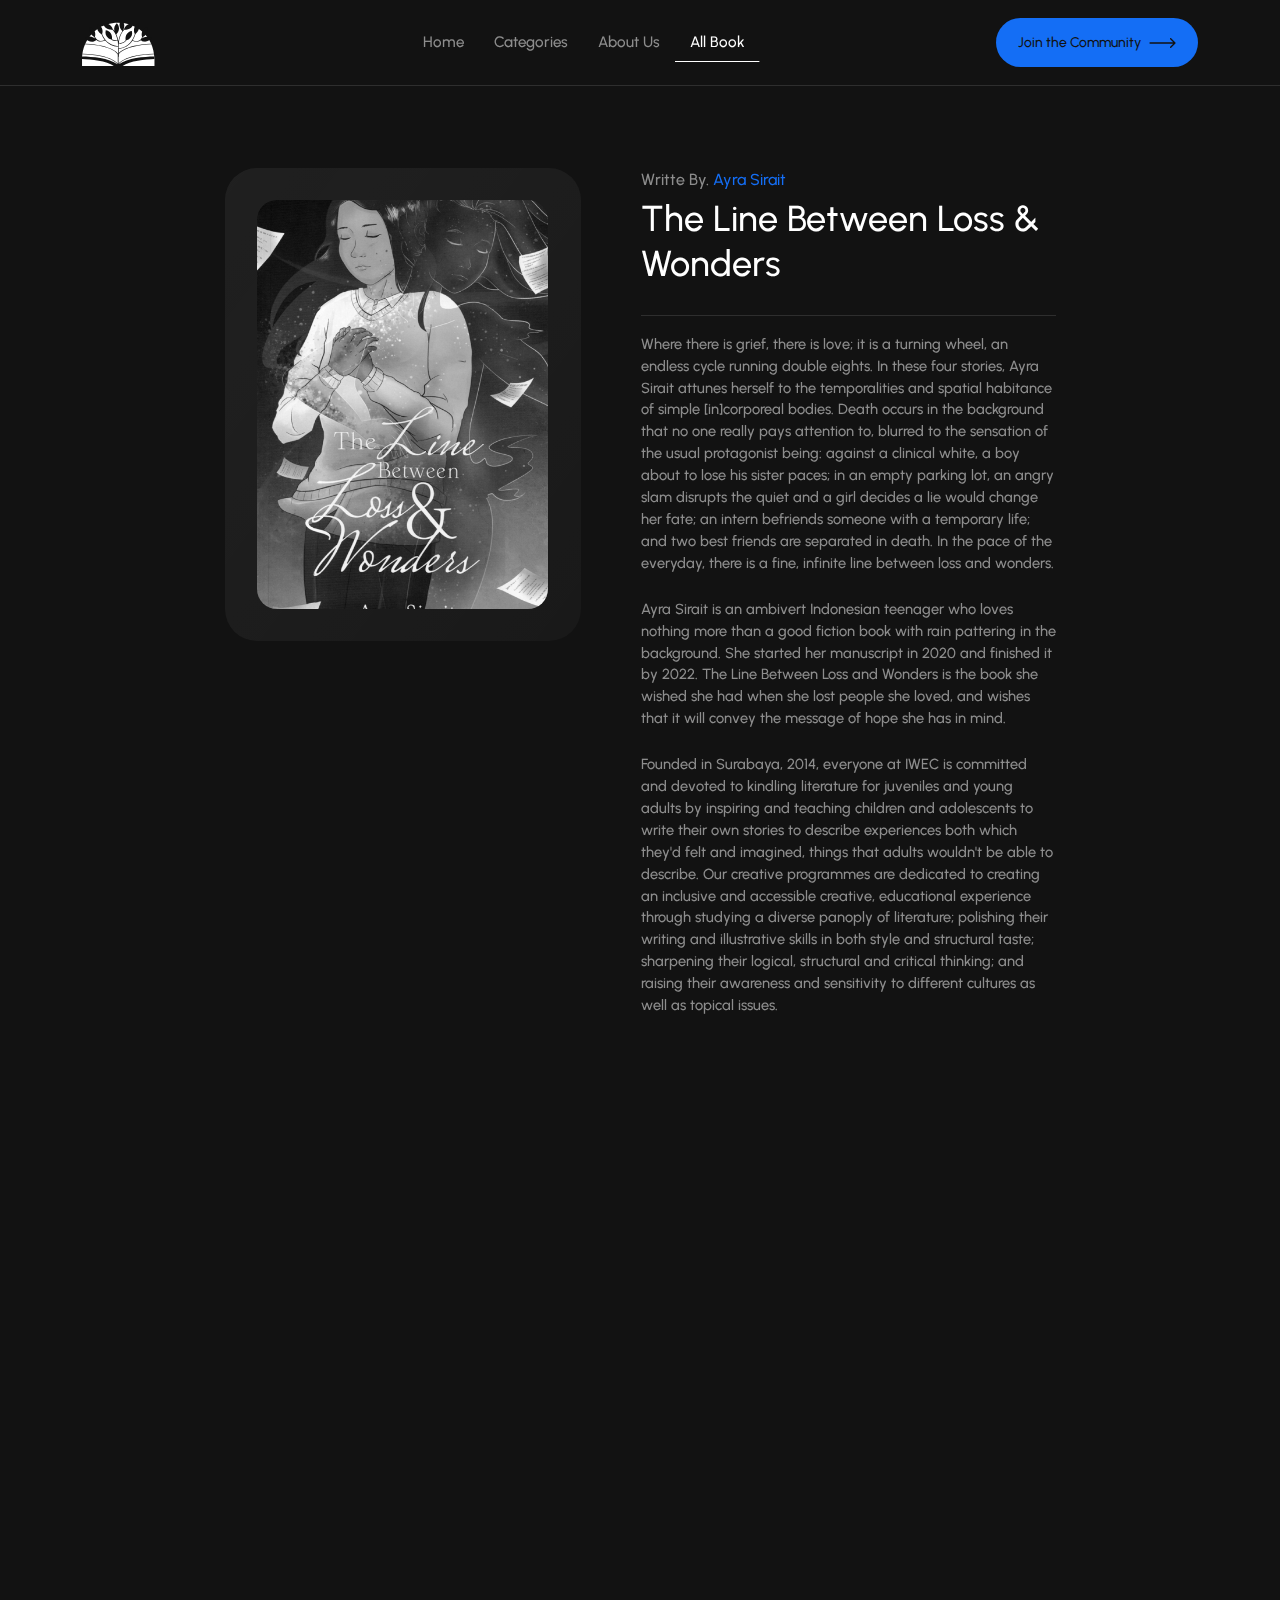
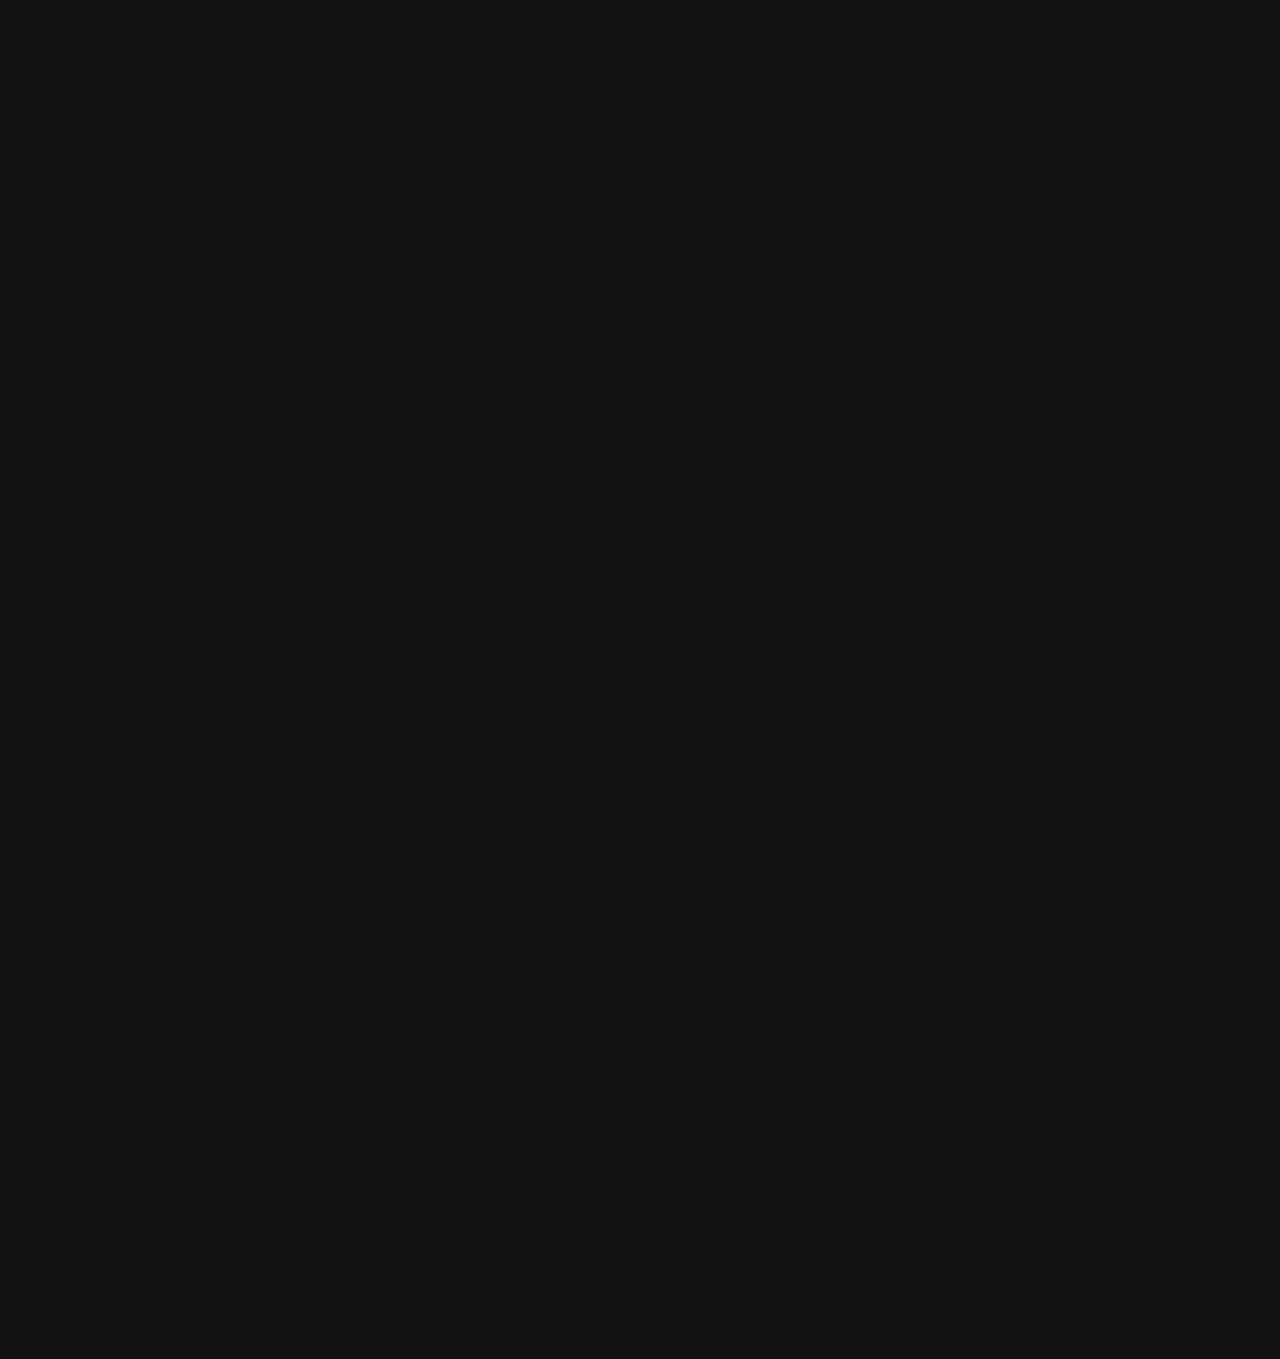
<file: detail.html>
<!DOCTYPE html>
<html lang="en">
<head>
    <meta charset="UTF-8">
    <meta name="viewport" content="width=device-width, initial-scale=1.0">
    <title>Detail Page | E-Libra Verse</title>

    <!-- FAVICON -->
    <link rel="apple-touch-icon" sizes="180x180" href="assets/favicon/apple-touch-icon.png">
    <link rel="icon" type="image/png" sizes="32x32" href="assets/favicon/favicon-32x32.png">
    <link rel="icon" type="image/png" sizes="16x16" href="assets/favicon/favicon-16x16.png">
    <link rel="manifest" href="assets/favicon/site.webmanifest">
    <link rel="mask-icon" href="assets/favicon/safari-pinned-tab.svg" color="#5bbad5">
    <meta name="msapplication-TileColor" content="#da532c">
    <meta name="theme-color" content="#ffffff">
    <!-- END FAVICON -->

    <!-- STYLE CSS -->
    <link rel="stylesheet" href="assets/css/bootstrap.min.css">
    <link rel="stylesheet" href="https://cdn.jsdelivr.net/npm/swiper@11/swiper-bundle.min.css" />
    <link href="https://unpkg.com/aos@2.3.1/dist/aos.css" rel="stylesheet">
    <link rel="stylesheet" href="assets/css/main.css">
    <!-- END STYLE CSS -->
</head>
<body id="home">
    <!-- COMPONENT NAVBAR -->
    <nav class="navbar navbar-desktop navbar-expand-lg bg-body-tertiary">
        <div class="container">
            <a data-aos-once="true" data-aos="fade-down" data-aos-duration="600" data-aos-delay="200" class="navbar-brand " href="#home">
                <img src="assets/images/brand/brand-logo.svg" alt="Logo Brand" class="img-fluid" height="46">
            </a>
            <div class="collapse navbar-collapse d-none d-lg-flex justify-content-center" id="navbarNavAltMarkup">
                <div class="navbar-nav d-flex">
                    <a data-aos-once="true" data-aos="fade-down" data-aos-duration="600" data-aos-delay="350" class="nav-link" href="#home">Home</a>
                    <div class="wrapper-categories position-relative">
                        <a data-aos-once="true" data-aos="fade-down" data-aos-duration="600" data-aos-delay="500" class="nav-link position-relative" href="category.html" id="link_categories">Categories</a>
                        <div class="card-categories d-flex flex-column">
                            <div class="row row-cols-2">
                                <div class="col">
                                    <a href="category.html" class="link-category">Romance</a>
                                </div>
                                <div class="col">
                                    <a href="category.html" class="link-category">Fantasi</a>
                                </div>
                                <div class="col">
                                    <a href="category.html" class="link-category">Science Fiction (Sci-Fi)</a>
                                </div>
                                <div class="col">
                                    <a href="category.html" class="link-category">Horror</a>
                                </div>
                                <div class="col">
                                    <a href="category.html" class="link-category">Mystery</a>
                                </div>
                                <div class="col">
                                    <a href="category.html" class="link-category">Thriller</a>
                                </div>
                            </div>
                        </div>
                    </div>
                    <a data-aos-once="true" data-aos="fade-down" data-aos-duration="600" data-aos-delay="650" class="nav-link" href="#about">About Us</a>
                    <a data-aos-once="true" data-aos="fade-down" data-aos-duration="600" data-aos-delay="800" class="nav-link active" href="#book">All Book</a>
                </div>
            </div>
            <div class="navbar-wrapper d-flex d-lg-none">
                <a data-aos-once="true" data-aos="fade-down" data-aos-duration="600" data-aos-delay="350" class="nav-link" href="#home">Home</a>
                <a data-aos-once="true" data-aos="fade-down" data-aos-duration="600" data-aos-delay="500" class="nav-link" href="category.html">Categories</a>
                <a data-aos-once="true" data-aos="fade-down" data-aos-duration="600" data-aos-delay="650" class="nav-link" href="#about">About Us</a>
                <a data-aos-once="true" data-aos="fade-down" data-aos-duration="600" data-aos-delay="800" class="nav-link active" href="#book">All Book</a>
            </div>
            <a data-aos-once="true" data-aos="fade-down" data-aos-duration="600" data-aos-delay="1000" href="https://wa.me/628123456789" class="button-primary-small d-none d-lg-flex align-items-center" target="_blank">
                <span>Join the Community</span>
                <div class="arrow-dark"></div>
            </a>
        </div>
    </nav>
    <!-- END COMPONENT NAVBAR -->

    <!-- COMPONENT TOPBAR -->
    <nav class="navbar navbar-mobile navbar-expand-lg bg-body-tertiary">
        <div class="container">
            <a data-aos-once="true" data-aos="fade-down" data-aos-duration="600" data-aos-delay="200" class="navbar-brand" href="index.html">
                <img src="assets/images/brand/brand-logo.svg" alt="Logo Brand" class="img-fluid" height="46">
            </a>
            <div data-aos-once="true" data-aos="fade-down" data-aos-duration="600" data-aos-delay="350" class="hamburger-wrapper d-flex justify-content-center align-items-center">
                <div class="hamburger"></div>
            </div>
        </div>
    </nav>
    
    <div class="topbar d-flex justify-content-center align-items-center hide">
        <div class="topbar-link d-flex flex-column align-items-center gap-4">
            <a class="nav-link" href="index.html">Home</a>
            <a class="nav-link" href="category.html">Categories</a>
            <a class="nav-link" href="index.html#about">About Us</a>
            <a class="nav-link active" href="index.html#book">All Book</a>
        </div>
    </div>
    <!-- END COMPONENT TOPBAR -->

    <!-- COMPONENT SCROLL TOP -->
    <div class="scroll-top d-flex justify-content-end px-3 px-md-3 hide">
        <a href="#home" class="button-scroll d-flex align-items-center justify-content-center">
            <img src="assets/images/icons/arrow-top-light.svg" alt="Icon Arrow Top Light" class="img-fluid" width="15">
        </a>
    </div>
    <!-- END COMPONENT SCROLL TOP -->

    <!-- MAIN -->
    <main class="container">
        <!-- SECTION HERO -->
        <section class="hero hero-detail about book" id="hero">
            <div class="row justify-content-center">
                <div data-aos-once="true" data-aos="fade" data-aos-duration="800" data-aos-delay="1600" class="col-9 col-md-6 col-lg-5 col-xl-4"-aos-delay="1600">
                    <div class="wrapper-image">
                        <img src="assets/images/books/book-5.jpg" alt="Book Thumbnail" class="img-fluid">
                    </div>
                </div>
                <div class="ps-lg-5 col-12 col-lg-5 mt-5 mt-lg-0">
                    <div class="wrapper-detail d-flex justify-content-between align-items-center mb-1">
                        <h6 data-aos-once="true" data-aos="fade-up" data-aos-duration="600" data-aos-delay="2200" class="author">Writte By. <span>Ayra Sirait</span></h6>
                    </div>
                    <h2 data-aos-once="true" data-aos="fade-up" data-aos-duration="600" data-aos-delay="2400" class="title">The Line Between Loss & Wonders</h2>
                    <div data-aos-once="true" data-aos="fade-up" data-aos-duration="800" data-aos-delay="2600" class="wrapper-description">
                        <p class="paragraph-small">Where there is grief, there is love; it is a turning wheel, an endless cycle running double eights. In these four stories, Ayra Sirait attunes herself to the temporalities and spatial habitance of simple [in]corporeal bodies. Death occurs in the background that no one really pays attention to, blurred to the sensation of the usual protagonist being: against a clinical white, a boy about to lose his sister paces; in an empty parking lot, an angry slam disrupts the quiet and a girl decides a lie would change her fate; an intern befriends someone with a temporary life; and two best friends are separated in death. In the pace of the everyday, there is a fine, infinite line between loss and wonders.</p>
                        <br>
                        <p class="paragraph-small">Ayra Sirait is an ambivert Indonesian teenager who loves nothing more than a good fiction book with rain pattering in the background. She started her manuscript in 2020 and finished it by 2022. The Line Between Loss and Wonders is the book she wished she had when she lost people she loved, and wishes that it will convey the message of hope she has in mind.</p>
                        <br>
                        <p class="paragraph-small">Founded in Surabaya, 2014, everyone at IWEC is committed and devoted to kindling literature for juveniles and young adults by inspiring and teaching children and adolescents to write their own stories to describe experiences both which they'd felt and imagined, things that adults wouldn't be able to describe. Our creative programmes are dedicated to creating an inclusive and accessible creative, educational experience through studying a diverse panoply of literature; polishing their writing and illustrative skills in both style and structural taste; sharpening their logical, structural and critical thinking; and raising their awareness and sensitivity to different cultures as well as topical issues.</p>
                    </div>
                </div>
            </div>
        </section>
        <!-- END SECTION HERO -->

        <!-- SECTION TRENDING BOOK -->
        <section class="trending section-gap" id="trending">
            <div class="row justify-content-between align-items-end">
                <div class="col-lg-7 mb-3 mb-lg-0">
                    <h2 data-aos-once="true" data-aos="fade-up" data-aos-duration="600" class="title">Explore Other Books in the Sub Category Epic Fantasy that Transcends Boundaries</h2>
                </div>
                <div class="col-lg-4">
                    <p data-aos-once="true" data-aos="fade-up" data-aos-duration="600" data-aos-delay="150" class="paragraph-small">Here, you'll discover hidden gems, unconventional narratives, and lesser-known works that challenge and expand your reading horizons.</p>
                </div>
            </div>
            <div class="row content-gap" style="padding-bottom: 56px;">
                <div class="col-12">
                    <div class="swiper-wrapper position-relative">
                        <div class="swiper mySwiper swiperTrending">
                            <div class="swiper-wrapper">
                                <div class="swiper-slide">
                                    <a data-aos-once="true" data-aos="fade-up" data-aos-duration="600" href="detail.html" class="card-default">
                                        <div class="wrapper-trending d-flex align-items-center" style="gap: 24px;">
                                            <img src="assets/images/books/book-1.jpg" alt="Book Thumbnail" class="img-fluid rounded" width="110">
                                            <div class="card-wrapper">
                                                <h6 class="card-default-author">Sir Arthur Conan Doyle</h6>
                                                <h6 class="card-default-title">English Classics: The Case-Book of Sherlock Holmes</h6>
                                                <p class="card-default-description">In the United States, two short stories from The Case-Book, "The Adventure of the Veiled Lodger" and "The Adventure of Shoscombe Old Place", are the last two Sherlock Holmes works by Doyle to remain under copyright. The stories entered the public domain on January 1, 2023, a year after the 95th anniversary of their publication. Copyright expired on January 1, 1981 in the UK, Canada and Australia. In the UK, the copyright was subsequently revived in 1995, and expired again on January 1, 2001.</p>
                                            </div>
                                        </div>
                                    </a>
                                </div>
                                <div class="swiper-slide">
                                    <a data-aos-once="true" data-aos="fade-up" data-aos-duration="600" data-aos-delay="150" href="detail.html" class="card-default">
                                        <div class="wrapper-trending d-flex align-items-center" style="gap: 24px;">
                                            <img src="assets/images/books/book-2.jpg" alt="Book Thumbnail" class="img-fluid rounded" width="110">
                                            <div class="card-wrapper">
                                                <h6 class="card-default-author">Wilkie Collins</h6>
                                                <h6 class="card-default-title">English Classics: Woman in White</h6>
                                                <p class="card-default-description">Written in 1859-60 by William "Wilkie" Collins and originally published in serial form in Charles Dickens' magazine (Wilkie and Charles were good friends), The Woman in White is considered one of the earliest examples of detective fiction, though it's really just the better part of the second half of this book</p>
                                            </div>
                                        </div>
                                    </a>
                                </div>
                                <div class="swiper-slide">
                                    <a data-aos-once="true" data-aos="fade-up" data-aos-duration="600" data-aos-delay="300" href="detail.html" class="card-default">
                                        <div class="wrapper-trending d-flex align-items-center" style="gap: 24px;">
                                            <img src="assets/images/books/book-3.jpg" alt="Book Thumbnail" class="img-fluid rounded" width="110">
                                            <div class="card-wrapper">
                                                <h6 class="card-default-author">Sir Arthur Conan Doyle</h6>
                                                <h6 class="card-default-title">English Classics: Tales of Terror and Mystery</h6>
                                                <p class="card-default-description">Tales of Midnight contains 13 classic short stories by Edgar Allan Poe. Each story takes the reader on a journey of suspense, terror, and mystery. Some of Edgar Allan Poe's most famous short stories include Black Cat, The Fall of the Usher, and Tell-Tale Heart.</p>
                                            </div>
                                        </div>
                                    </a>
                                </div>
                                <div class="swiper-slide">
                                    <a  href="detail.html" class="card-default">
                                        <div class="wrapper-trending d-flex align-items-center" style="gap: 24px;">
                                            <img src="assets/images/books/book-4.jpg" alt="Book Thumbnail" class="img-fluid rounded" width="110">
                                            <div class="card-wrapper">
                                                <h6 class="card-default-author">Edgar Allan Poe</h6>
                                                <h6 class="card-default-title">English Classics: The Tell Tale Heart And Other Stories</h6>
                                                <p class="card-default-description">The story had many more details that the movie left out. For example, the movie does not show that the narrator took hours every night to creep into the old man's room. Another difference is that the movie begins in an insane asylum (a padded room) where the book never tells us what happens to the narrator</p>
                                            </div>
                                        </div>
                                    </a>
                                </div>
                                <div class="swiper-slide">
                                    <a href="detail.html" class="card-default">
                                        <div class="wrapper-trending d-flex align-items-center" style="gap: 24px;">
                                            <img src="assets/images/books/book-6.jpg" alt="Book Thumbnail" class="img-fluid rounded" width="110">
                                            <div class="card-wrapper">
                                                <h6 class="card-default-author">J.K. Rowling</h6>
                                                <h6 class="card-default-title">Harry Potter And The Order Of The Phoenix</h6>
                                                <p class="card-default-description">Harry Potter and the Order of the Phoenix" adalah novel kelima dari seri fenomenal yang ditulis oleh J.K. Rowling. Kisah ini melanjutkan petualangan Harry Potter, seorang penyihir muda yang berjuang melawan kegelapan dan kekuatan jahat yang mengancam dunia sihir.</p>
                                            </div>
                                        </div>
                                    </a>
                                </div>
                            </div>
                        </div>
                        <div data-aos-once="true" data-aos="fade" data-aos-duration="600" class="swiper-pagination swiper-pagination-trending"></div>
                    </div>
                </div>
            </div>
        </section>
        <!-- END SECTION TRENDING BOOK -->

        <!-- SECTION CTA -->
        <section data-aos-once="true" data-aos="fade" data-aos-duration="800" class="cta section-gap position-relative" id="cta">
            <div class="style"></div>
            <div class="row justify-content-center position-relative">
                <div class="col-11 col-lg-10 text-lg-center d-flex flex-column align-items-lg-center justify-content-lg-center">
                    <h1 data-aos-once="true" data-aos="fade-up" data-aos-duration="600" data-aos-delay="150" class="headline">Embark on a Reading Adventure with E-Libra Verse Discover, Explore, and Immerse Yourself in Limitless Stories!</h1>
                    <p data-aos-once="true" data-aos="fade-up" data-aos-duration="600" class="paragraph">Calling all avid readers and curious minds! E-Libra Verse invites you to embark on an exciting reading adventure where the possibilities are boundless. Dive into a world of enchanting stories, and insightful knowledge</p>
                    <div class="button-group d-none d-md-flex">
                        <a data-aos-once="true" data-aos="fade-up" data-aos-duration="600" href="index.html#book" class=" button-primary">
                            <span>Explore More Book</span>
                        </a>
                        <a data-aos-once="true" data-aos="fade-up" data-aos-duration="600" data-aos-delay="150" href="https://wa.me/628123456789" class="button-reverse" target="_blank">
                            <span>Join the Community</span>
                        </a>
                    </div>
                    <div class="button-group d-flex d-md-none">
                        <a data-aos-once="true" data-aos="fade-up" data-aos-duration="600" href="index.html#book" class=" button-primary">
                            <span>Explore Book</span>
                        </a>
                        <a data-aos-once="true" data-aos="fade-up" data-aos-duration="600" data-aos-delay="150" href="https://wa.me/628123456789" class="button-reverse" target="_blank">
                            <span>Join the Community</span>
                        </a>
                    </div>
                </div>
            </div>
        </section>
        <!-- END SECTION CTA -->
    </main>
    <!-- END MAIN -->

    <!-- SECTION FOOTER -->
    <footer data-aos-once="true" data-aos="fade" data-aos-duration="800" class="footer section-gap">
        <div class="container">
            <div class="row">
                <div class="col-lg-3 mb-4 mb-lg-0">
                    <a class="footer-brand" href="index.html"><img src="assets/images/brand/brand-logo.svg" alt="Logo Brand" class="img-fluid" height="46"></a>
                    <p class="paragraph-small">Embark on an extraordinary odyssey through the celestial expanse of E-LibraVerse, a revolutionary digital haven that transcends traditional libraries.</p>
                </div>
                <div class="offset-xl-1 col-6 col-md-3 col-lg-2">
                    <h6 class="footer-title">Quick Link</h6>
                    <div class="footer-link d-flex flex-column">
                        <a href="index.html" class="footer-item">Home</a>
                        <a href="category.html" class="footer-item">Categories</a>
                        <a href="index.html#about" class="footer-item">About Us</a>
                        <a href="index.html#book" class="footer-item">All Book</a>
                    </div>
                </div>
                <div class="col-6 col-md-3 col-lg-2">
                    <h6 class="footer-title">Categories</h6>
                    <div class="footer-link d-flex flex-column">
                        <a href="#category" class=" footer-item">Romance</a>
                        <a href="#category" class=" footer-item">Fantasy</a>
                        <a href="#category" class=" footer-item">Science Fiction (Sci-Fi)</a>
                        <a href="#category" class=" footer-item">Horror</a>
                    </div>
                </div>
                <div class="col-6 col-md-3 col-xl-2 mt-4 mt-md-0">
                    <h6 class="footer-title">Benefit Library</h6>
                    <div class="footer-link d-flex flex-column">
                        <a href="index.html#benefit" class="footer-item">Collection for Every Interest</a>
                        <a href="index.html#benefit" class="footer-item">Accessible Anytime, Anywhere</a>
                        <a href="index.html#benefit" class="footer-item">Personalized Learning Paths</a>
                        <a href="index.html#benefit" class="footer-item">Community Engagement</a>
                    </div>
                </div>
                <div class="col-6 col-md-3 col-lg-2 mt-4 mt-md-0">
                    <h6 class="footer-title">Social Media</h6>
                    <div class="sosmed-link d-flex">
                        <a href="https://www.facebook.com/" class="sosmed-item d-flex justify-content-center align-items-center" target="_blank">
                            <img src="assets/images/social-medias/facebook.svg" alt="Facebook Icon" class="img-fluid" width="16">
                        </a>
                        <a href="https://www.instagram.com/" class="sosmed-item d-flex justify-content-center align-items-center" target="_blank">
                            <img src="assets/images/social-medias/instagram.svg" alt="Instagram Icon" class="img-fluid" width="16">
                        </a>
                        <a href="https://wa.me/6282147382985" class="sosmed-item d-flex justify-content-center align-items-center" target="_blank">
                            <img src="assets/images/social-medias/whatsapp.svg" alt="Whatsapp Icon" class="img-fluid" width="16">
                        </a>
                        <a href="https://twitter.com/home?lang=id" class="sosmed-item d-flex justify-content-center align-items-center" target="_blank">
                            <img src="assets/images/social-medias/twitter.svg" alt="Twitter Icon" class="img-fluid" width="16">
                        </a>
                    </div>
                </div>
            </div>
            <div class="row">
                <div class="col-12 text-center">
                    <p class="copyright">Copyright © 2024 E-Libra Verse. All Right Reserved.</p>
                </div>
            </div>
        </div>
    </footer>
    <!-- END SECTION FOOTER -->

    <!-- SCRIPT JS -->
    <script src="https://cdnjs.cloudflare.com/ajax/libs/jquery/3.7.1/jquery.min.js" integrity="sha512-v2CJ7UaYy4JwqLDIrZUI/4hqeoQieOmAZNXBeQyjo21dadnwR+8ZaIJVT8EE2iyI61OV8e6M8PP2/4hpQINQ/g==" crossorigin="anonymous" referrerpolicy="no-referrer"></script>
    <script src="assets/js/bootstrap.bundle.min.js"></script>
    <script src="https://cdn.jsdelivr.net/npm/swiper@11/swiper-bundle.min.js"></script>
    <script src="https://unpkg.com/aos@2.3.1/dist/aos.js"></script>
    <script src="assets/js/script.js"></script>
    <script>
        AOS.init();
        const swiperTrending = new Swiper(".swiperTrending", {
            slidesPerView: 1,
            spaceBetween: 20,
            pagination: {
                el: ".swiper-pagination-trending",
                clickable: true,
            },
            breakpoints: {
                768: {
                    slidesPerView: 2,
                    spaceBetween: 20,
                },
                1200: {
                    slidesPerView: 3,
                    spaceBetween: 20,
                },
            },
        });
    </script>
    <!-- END SCRIPT JS -->
</body>
</html>
</file>
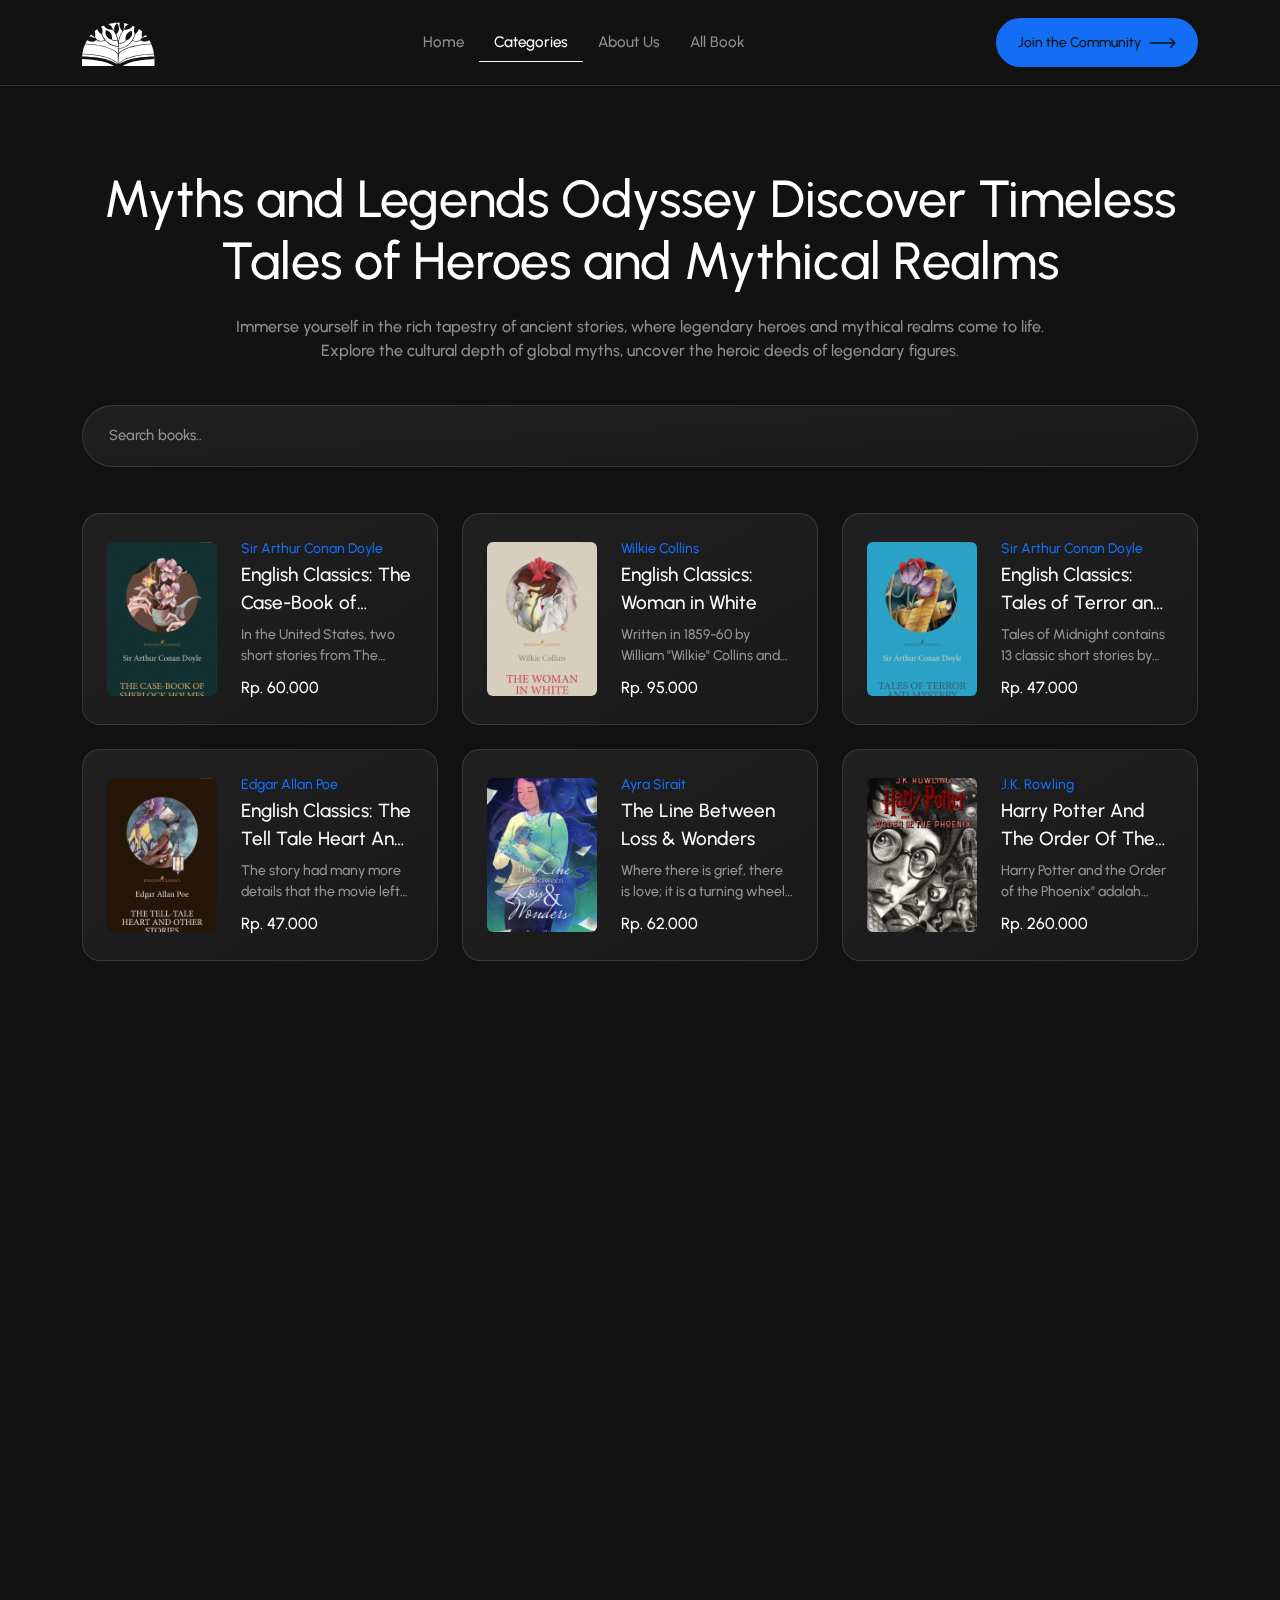
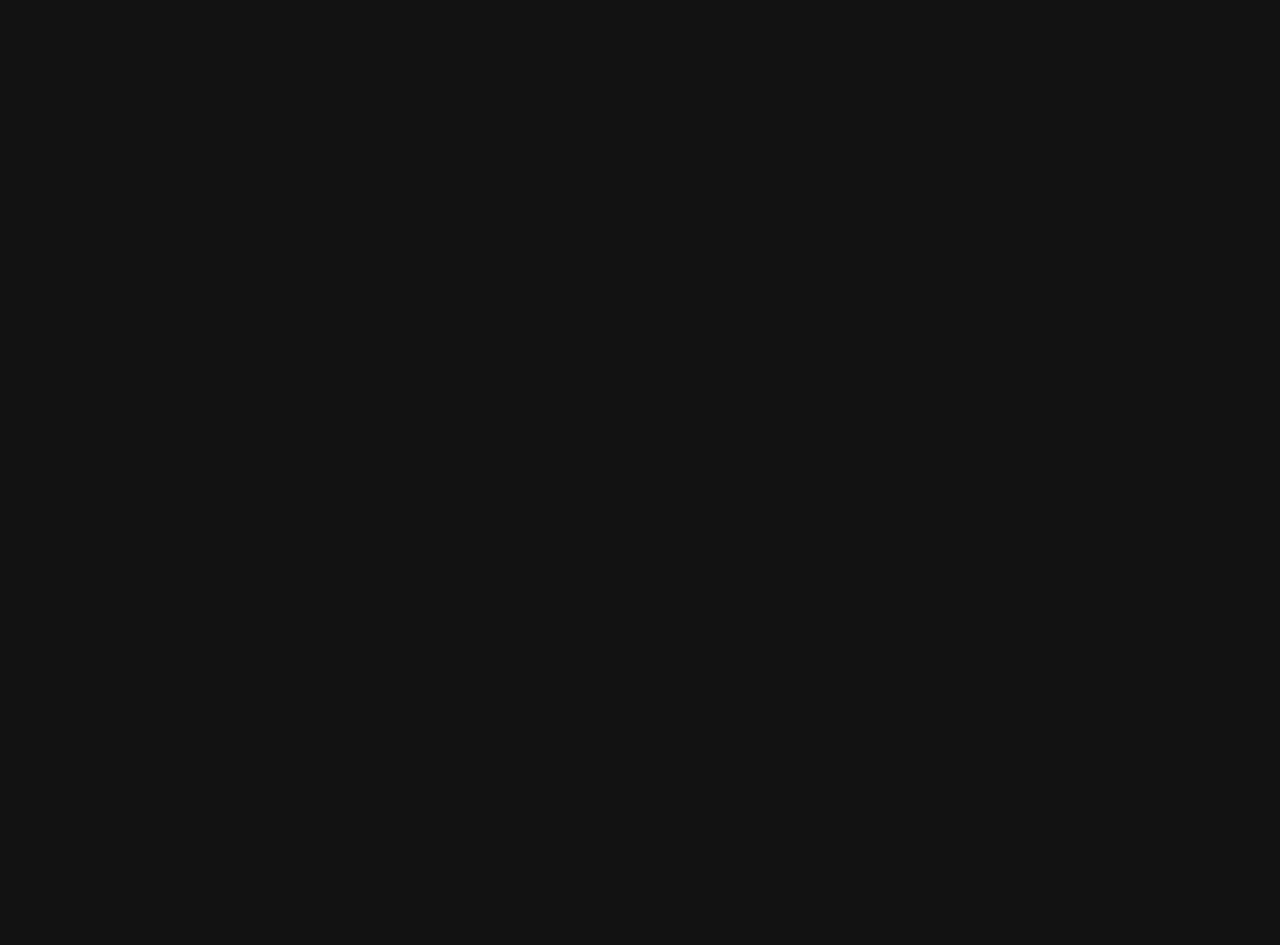
<file: sub-category.html>
<!DOCTYPE html>
<html lang="en">
<head>
    <meta charset="UTF-8">
    <meta name="viewport" content="width=device-width, initial-scale=1.0">
    <title>Category Page | E-Libra Verse</title>

    <!-- STYLE CSS -->
    <link rel="stylesheet" href="assets/css/bootstrap.min.css">
    <link rel="stylesheet" href="https://cdn.jsdelivr.net/npm/swiper@11/swiper-bundle.min.css" />
    <link href="https://unpkg.com/aos@2.3.1/dist/aos.css" rel="stylesheet">
    <link rel="stylesheet" href="assets/css/main.css">
    <!-- END STYLE CSS -->
</head>
<body id="home">
    <!-- COMPONENT NAVBAR -->
    <nav class="navbar navbar-desktop navbar-expand-lg bg-body-tertiary">
        <div class="container">
            <a data-aos-once="true" data-aos="fade-down" data-aos-duration="600" data-aos-delay="200" class="navbar-brand" href="index.html">
                <img src="assets/images/brand/brand-logo.svg" alt="Logo Brand" class="img-fluid" height="46">
            </a>
            <div class="collapse navbar-collapse d-none d-lg-flex justify-content-center" id="navbarNavAltMarkup">
                <div class="navbar-nav d-flex">
                    <a data-aos-once="true" data-aos="fade-down" data-aos-duration="600" data-aos-delay="350" class="nav-link" href="index.html">Home</a>
                    <div class="wrapper-categories position-relative">
                        <a data-aos-once="true" data-aos="fade-down" data-aos-duration="600" data-aos-delay="500" class="nav-link active position-relative" href="category.html" id="link_categories">Categories</a>
                        <div class="card-categories d-flex flex-column">
                            <div class="row row-cols-2">
                                <div class="col">
                                    <a href="category.html" class="link-category">Enchanted Tales Treasury</a>
                                </div>
                                <div class="col">
                                    <a href="category.html" class="link-category">TechWonders Showcase</a>
                                </div>
                                <div class="col">
                                    <a href="category.html" class="link-category">Serene Reflections Collection</a>
                                </div>
                                <div class="col">
                                    <a href="category.html" class="link-category">Epic Histories Chronicles</a>
                                </div>
                                <div class="col">
                                    <a href="category.html" class="link-category">Galactic Frontiers Expedition</a>
                                </div>
                                <div class="col">
                                    <a href="category.html" class="link-category">Startup Pioneers Pavilion</a>
                                </div>
                            </div>
                        </div>
                    </div>
                    <a data-aos-once="true" data-aos="fade-down" data-aos-duration="600" data-aos-delay="650" class="nav-link" href="index.html#about">About Us</a>
                    <a data-aos-once="true" data-aos="fade-down" data-aos-duration="600" data-aos-delay="800" class="nav-link" href="index.html#book">All Book</a>
                </div>
            </div>
            <div class="navbar-wrapper d-flex d-lg-none">
                <a data-aos-once="true" data-aos="fade-down" data-aos-duration="600" data-aos-delay="350" class="nav-link" href="index.html">Home</a>
                <a data-aos-once="true" data-aos="fade-down" data-aos-duration="600" data-aos-delay="500" class="nav-link" href="category.html">Categories</a>
                <a data-aos-once="true" data-aos="fade-down" data-aos-duration="600" data-aos-delay="650" class="nav-link" href="index.html#about">About Us</a>
                <a data-aos-once="true" data-aos="fade-down" data-aos-duration="600" data-aos-delay="800" class="nav-link" href="index.html#book">All Book</a>
            </div>
            <a data-aos-once="true" data-aos="fade-down" data-aos-duration="600" data-aos-delay="1000" href="https://wa.me/628123456789" class="button-primary-small d-none d-lg-flex align-items-center" target="_blank">
                <span>Join the Community</span>
                <div class="arrow-dark"></div>
            </a>
        </div>
    </nav>
    <!-- END COMPONENT NAVBAR -->

    <!-- COMPONENT TOPBAR -->
    <nav class="navbar navbar-mobile navbar-expand-lg bg-body-tertiary">
        <div class="container">
            <a data-aos-once="true" data-aos="fade-down" data-aos-duration="600" data-aos-delay="200" class="navbar-brand" href="index.html">
                <img src="assets/images/brand/brand-logo.svg" alt="Logo Brand" class="img-fluid" height="46">
            </a>
            <div data-aos-once="true" data-aos="fade-down" data-aos-duration="600" data-aos-delay="350" class="hamburger-wrapper d-flex justify-content-center align-items-center">
                <div class="hamburger"></div>
            </div>
        </div>
    </nav>
    
    <div class="topbar d-flex justify-content-center align-items-center hide">
        <div class="topbar-link d-flex flex-column align-items-center gap-4">
            <a class="nav-link" href="index.html">Home</a>
            <a class="nav-link active" href="category.html">Categories</a>
            <a class="nav-link" href="index.html#about">About Us</a>
            <a class="nav-link" href="index.html#book">All Book</a>
        </div>
    </div>
    <!-- END COMPONENT TOPBAR -->

    <!-- MAIN -->
    <main class="container">
        <!-- SECTION HERO -->
        <section class="hero hero-book book text-lg-center" id="hero">
            <div class="row justify-content-lg-center">
                <div class="col-xxl-10 d-flex flex-column align-items-lg-center">
                    <h1 data-aos-once="true" data-aos="fade-up" data-aos-duration="600" data-aos-delay="1600" class="headline">Myths and Legends Odyssey Discover Timeless Tales of Heroes and Mythical Realms</h1>
                    <p data-aos-once="true" data-aos="fade-up" data-aos-duration="600" data-aos-delay="1750" class="paragraph">Immerse yourself in the rich tapestry of ancient stories, where legendary heroes and mythical realms come to life. Explore the cultural depth of global myths, uncover the heroic deeds of legendary figures.</p>
                    <form data-aos-once="true" data-aos="fade-up" data-aos-duration="600" data-aos-delay="1900" class="w-100">
                        <input type="text" class="input-search" placeholder="Search books..">
                    </form>
                    <span class="result-search"></span>
                </div>
            </div>
            <div class="row row-cols-1 row-cols-md-2 row-cols-xl-3 content-gap">
                <div class="col content-book">
                    <a data-aos-once="true" data-aos="fade-up" data-aos-duration="600" data-aos-delay="2300" href="detail.html" class="card-default">
                        <div class="wrapper-trending d-flex align-items-center" style="gap: 24px;">
                            <img src="assets/images/books/book-1.jpg" alt="Book Thumbnail" class="img-fluid rounded" width="110">
                            <div class="card-wrapper">
                                <h6 class="card-default-author">Sir Arthur Conan Doyle</h6>
                                <h6 class="card-default-title">English Classics: The Case-Book of Sherlock Holmes</h6>
                                <p class="card-default-description">In the United States, two short stories from The Case-Book, "The Adventure of the Veiled Lodger" and "The Adventure of Shoscombe Old Place", are the last two Sherlock Holmes works by Doyle to remain under copyright. The stories entered the public domain on January 1, 2023, a year after the 95th anniversary of their publication. Copyright expired on January 1, 1981 in the UK, Canada and Australia. In the UK, the copyright was subsequently revived in 1995, and expired again on January 1, 2001.</p>
                                <p class="card-default-price">Rp. 60.000</p>
                            </div>
                        </div>
                    </a>
                </div>
                <div class="col content-book mt-4 mt-md-0">
                    <a data-aos-once="true" data-aos="fade-up" data-aos-duration="600" data-aos-delay="2450" href="detail.html" class="card-default">
                        <div class="wrapper-trending d-flex align-items-center" style="gap: 24px;">
                            <img src="assets/images/books/book-2.jpg" alt="Book Thumbnail" class="img-fluid rounded" width="110">
                            <div class="card-wrapper">
                                <h6 class="card-default-author">Wilkie Collins</h6>
                                <h6 class="card-default-title">English Classics: Woman in White</h6>
                                <p class="card-default-description">Written in 1859-60 by William "Wilkie" Collins and originally published in serial form in Charles Dickens' magazine (Wilkie and Charles were good friends), The Woman in White is considered one of the earliest examples of detective fiction, though it's really just the better part of the second half of this book</p>
                                <p class="card-default-price">Rp. 95.000</p>
                            </div>
                        </div>
                    </a>
                </div>
                <div class="col content-book mt-4 mt-xl-0">
                    <a data-aos-once="true" data-aos="fade-up" data-aos-duration="600" data-aos-delay="2600" href="detail.html" class="card-default">
                        <div class="wrapper-trending d-flex align-items-center" style="gap: 24px;">
                            <img src="assets/images/books/book-3.jpg" alt="Book Thumbnail" class="img-fluid rounded" width="110">
                            <div class="card-wrapper">
                                <h6 class="card-default-author">Sir Arthur Conan Doyle</h6>
                                <h6 class="card-default-title">English Classics: Tales of Terror and Mystery</h6>
                                <p class="card-default-description">Tales of Midnight contains 13 classic short stories by Edgar Allan Poe. Each story takes the reader on a journey of suspense, terror, and mystery. Some of Edgar Allan Poe's most famous short stories include Black Cat, The Fall of the Usher, and Tell-Tale Heart.</p>
                                <p class="card-default-price">Rp. 47.000</p>
                            </div>
                        </div>
                    </a>
                </div>
                <div class="col content-book mt-4">
                    <a data-aos-once="true" data-aos="fade-up" data-aos-duration="600" href="detail.html" class="card-default">
                        <div class="wrapper-trending d-flex align-items-center" style="gap: 24px;">
                            <img src="assets/images/books/book-4.jpg" alt="Book Thumbnail" class="img-fluid rounded" width="110">
                            <div class="card-wrapper">
                                <h6 class="card-default-author">Edgar Allan Poe</h6>
                                <h6 class="card-default-title">English Classics: The Tell Tale Heart And Other Stories</h6>
                                <p class="card-default-description">The story had many more details that the movie left out. For example, the movie does not show that the narrator took hours every night to creep into the old man's room. Another difference is that the movie begins in an insane asylum (a padded room) where the book never tells us what happens to the narrator</p>
                                <p class="card-default-price">Rp. 47.000</p>
                            </div>
                        </div>
                    </a>
                </div>
                <div class="col content-book mt-4">
                    <a data-aos-once="true" data-aos="fade-up" data-aos-duration="600" data-aos-delay="150" href="detail.html" class="card-default">
                        <div class="wrapper-trending d-flex align-items-center" style="gap: 24px;">
                            <img src="assets/images/books/book-5.jpg" alt="Book Thumbnail" class="img-fluid rounded" width="110">
                            <div class="card-wrapper">
                                <h6 class="card-default-author">Ayra Sirait</h6>
                                <h6 class="card-default-title">The Line Between Loss & Wonders</h6>
                                <p class="card-default-description">Where there is grief, there is love; it is a turning wheel, an endless cycle running double eights. In these four stories, Ayra Sirait attunes herself to the temporalities and spatial habitance of simple [in]corporeal bodies. Death occurs in the background that no one really pays attention to, blurred to the sensation of the usual protagonist being: against a clinical white, a boy about to lose his sister paces; in an empty parking lot, an angry slam disrupts the quiet and a girl decides a lie would change her fate; an intern befriends someone with a temporary life; and two best friends are separated in death. In the pace of the everyday, there is a fine, infinite line between loss and wonders.</p>
                                <p class="card-default-price">Rp. 62.000</p>
                            </div>
                        </div>
                    </a>
                </div>
                <div class="col content-book mt-4">
                    <a data-aos-once="true" data-aos="fade-up" data-aos-duration="600" data-aos-delay="300" href="detail.html" class="card-default">
                        <div class="wrapper-trending d-flex align-items-center" style="gap: 24px;">
                            <img src="assets/images/books/book-6.jpg" alt="Book Thumbnail" class="img-fluid rounded" width="110">
                            <div class="card-wrapper">
                                <h6 class="card-default-author">J.K. Rowling</h6>
                                <h6 class="card-default-title">Harry Potter And The Order Of The Phoenix</h6>
                                <p class="card-default-description">Harry Potter and the Order of the Phoenix" adalah novel kelima dari seri fenomenal yang ditulis oleh J.K. Rowling. Kisah ini melanjutkan petualangan Harry Potter, seorang penyihir muda yang berjuang melawan kegelapan dan kekuatan jahat yang mengancam dunia sihir.</p>
                                <p class="card-default-price">Rp. 260.000</p>
                            </div>
                        </div>
                    </a>
                </div>
                <div class="col content-book mt-4">
                    <a data-aos-once="true" data-aos="fade-up" data-aos-duration="600" href="detail.html" class="card-default">
                        <div class="wrapper-trending d-flex align-items-center" style="gap: 24px;">
                            <img src="assets/images/books/book-7.jpg" alt="Book Thumbnail" class="img-fluid rounded" width="110">
                            <div class="card-wrapper">
                                <h6 class="card-default-author">J.K. Rowling</h6>
                                <h6 class="card-default-title">Harry Potter And The Sorcerers Stone</h6>
                                <p class="card-default-description">Harry Potter and the Sorcerer's Stone is the first novel in the epic Harry Potter series, written by J.K. Rowling. The story begins the extraordinary journey of an orphaned boy named Harry Potter, who never knew he was destined for greatness as a wizard.</p>
                                <p class="card-default-price">Rp. 227.000</p>
                            </div>
                        </div>
                    </a>
                </div>
                <div class="col content-book mt-4">
                    <a data-aos-once="true" data-aos="fade-up" data-aos-duration="600" data-aos-delay="150" href="detail.html" class="card-default">
                        <div class="wrapper-trending d-flex align-items-center" style="gap: 24px;">
                            <img src="assets/images/books/book-8.jpg" alt="Book Thumbnail" class="img-fluid rounded" width="110">
                            <div class="card-wrapper">
                                <h6 class="card-default-author">J.K. Rowling</h6>
                                <h6 class="card-default-title">Harry Potter And The Half-Blood Prince</h6>
                                <p class="card-default-description">In the sixth installment of the beloved Harry Potter series, "Harry Potter and the Half-Blood Prince," the wizarding world is engulfed in fear and darkness as Lord Voldemort's power continues to grow. Harry returns to Hogwarts School of Witchcraft and Wizardry for his sixth year, but this time, danger lurks within the hallowed walls of the school itself.</p>
                                <p class="card-default-price">Rp. 250.000</p>
                            </div>
                        </div>
                    </a>
                </div>
            </div>
        </section>
        <!-- END SECTION HERO -->

        <!-- SECTION CTA -->
        <section data-aos-once="true" data-aos="fade" data-aos-duration="800" class="cta section-gap position-relative" id="cta">
            <div class="style"></div>
            <div class="row justify-content-center position-relative">
                <div class="col-11 col-lg-10 text-lg-center d-flex flex-column align-items-lg-center justify-content-lg-center">
                    <h1 data-aos-once="true" data-aos="fade-up" data-aos-duration="600" class="headline">Elevate Your Literary Odyssey Unleashing the Infinite Possibilities of Digital Reading Excellence!</h1>
                    <p data-aos-once="true" data-aos="fade-up" data-aos-duration="600" class="paragraph">Engage with our user-friendly platform and unlock a world of knowledge at your fingertips. Dive into the vast collection, join our community, and embark on a journey that transcends traditional reading.</p>
                    <div class="button-group d-flex">
                        <a data-aos-once="true" data-aos="fade-up" data-aos-duration="600" href="#book" class=" button-primary">
                            <span>Explore <div class="d-none d-md-inline-block">More</div> Book</span>
                        </a>
                        <a data-aos-once="true" data-aos="fade-up" data-aos-duration="600" data-aos-delay="150" href="https://wa.me/628123456789" class="button-reverse" target="_blank">
                            <span>Let's Contact Us</span>
                        </a>
                    </div>
                </div>
            </div>
        </section>
        <!-- END SECTION CTA -->
    </main>
    <!-- END MAIN -->

    <!-- SECTION FOOTER -->
    <footer data-aos-once="true" data-aos="fade" data-aos-duration="800" class="footer section-gap">
        <div class="container">
            <div class="row">
                <div class="col-lg-3 mb-4 mb-lg-0">
                    <a class="footer-brand" href="index.html"><img src="assets/images/brand/brand-logo.svg" alt="Logo Brand" class="img-fluid" height="46"></a>
                    <p class="paragraph-small">Embark on an extraordinary odyssey through the celestial expanse of E-LibraVerse, a revolutionary digital haven that transcends traditional libraries.</p>
                </div>
                <div class="offset-xl-1 col-6 col-md-3 col-lg-2">
                    <h6 class="footer-title">Quick Link</h6>
                    <div class="footer-link d-flex flex-column">
                        <a href="index.html" class="footer-item">Home</a>
                        <a href="category.html" class="footer-item">Categories</a>
                        <a href="index.html#about" class="footer-item">About Us</a>
                        <a href="index.html#book" class="footer-item">All Book</a>
                    </div>
                </div>
                <div class="col-6 col-md-3 col-lg-2">
                    <h6 class="footer-title">Categories</h6>
                    <div class="footer-link d-flex flex-column">
                        <a href="index.html#category" class="footer-item">Enchanted Tales Treasury</a>
                        <a href="index.html#category" class="footer-item">TechWonders Showcase</a>
                        <a href="index.html#category" class="footer-item">Serene Reflections Collection</a>
                        <a href="index.html#category" class="footer-item">Epic Histories Chronicles</a>
                    </div>
                </div>
                <div class="col-6 col-md-3 col-xl-2 mt-4 mt-md-0">
                    <h6 class="footer-title">Benefit Library</h6>
                    <div class="footer-link d-flex flex-column">
                        <a href="index.html#benefit" class="footer-item">Collection for Every Interest</a>
                        <a href="index.html#benefit" class="footer-item">Accessible Anytime, Anywhere</a>
                        <a href="index.html#benefit" class="footer-item">Personalized Learning Paths</a>
                        <a href="index.html#benefit" class="footer-item">Community Engagement</a>
                    </div>
                </div>
                <div class="col-6 col-md-3 col-lg-2 mt-4 mt-md-0">
                    <h6 class="footer-title">Social Media</h6>
                    <div class="sosmed-link d-flex">
                        <a href="https://www.facebook.com/" class="sosmed-item d-flex justify-content-center align-items-center" target="_blank">
                            <img src="assets/images/social-medias/facebook.svg" alt="Facebook Icon" class="img-fluid" width="16">
                        </a>
                        <a href="https://www.instagram.com/" class="sosmed-item d-flex justify-content-center align-items-center" target="_blank">
                            <img src="assets/images/social-medias/instagram.svg" alt="Instagram Icon" class="img-fluid" width="16">
                        </a>
                        <a href="https://wa.me/6282147382985" class="sosmed-item d-flex justify-content-center align-items-center" target="_blank">
                            <img src="assets/images/social-medias/whatsapp.svg" alt="Whatsapp Icon" class="img-fluid" width="16">
                        </a>
                        <a href="https://twitter.com/home?lang=id" class="sosmed-item d-flex justify-content-center align-items-center" target="_blank">
                            <img src="assets/images/social-medias/twitter.svg" alt="Twitter Icon" class="img-fluid" width="16">
                        </a>
                    </div>
                </div>
            </div>
            <div class="row">
                <div class="col-12 text-center">
                    <p class="copyright">Copyright © 2024 E-Libra Verse. All Right Reserved.</p>
                </div>
            </div>
        </div>
    </footer>
    <!-- END SECTION FOOTER -->

    <!-- SCRIPT JS -->
    <script src="assets/js/bootstrap.bundle.min.js"></script>
    <script src="https://unpkg.com/aos@2.3.1/dist/aos.js"></script>
    <script src="assets/js/script.js"></script>
    <script>
        AOS.init();
    </script>
    <script>
        const inputSearch = document.querySelector('.input-search');
        const resultSearch = document.querySelector('.result-search');
        const contentBook = document.querySelectorAll('.content-book');

        inputSearch.addEventListener('change', function() {
            if (this.value == '') {
                resultSearch.innerHTML = '';
                contentBook[2].classList.add('show');
                contentBook[3].classList.add('show');
                contentBook[4].classList.add('show');
                contentBook[5].classList.add('show');
                contentBook[6].classList.add('show');
                contentBook[7].classList.add('show');
            } else {
                resultSearch.innerHTML = 'The search result is "' + this.value + '" and there are 2 books available';
                contentBook[2].classList.add('hide');
                contentBook[3].classList.add('hide');
                contentBook[4].classList.add('hide');
                contentBook[5].classList.add('hide');
                contentBook[6].classList.add('hide');
                contentBook[7].classList.add('hide');
            }
        });
    </script>
    <!-- END SCRIPT JS -->
</body>
</html>
</file>
<file: assets/css/main.css>
@import url('base.css');
@import url('navbar.css');
@import url('topbar.css');
@import url('section-hero.css');
@import url('section-class.css');
@import url('section-benefit.css');
@import url('section-trending.css');
@import url('section-about.css');
@import url('section-testimonial.css');
@import url('section-faq.css');
@import url('section-cta.css');
@import url('footer.css');
@import url('sub-category.css');
@import url('modal.css');
</file>
